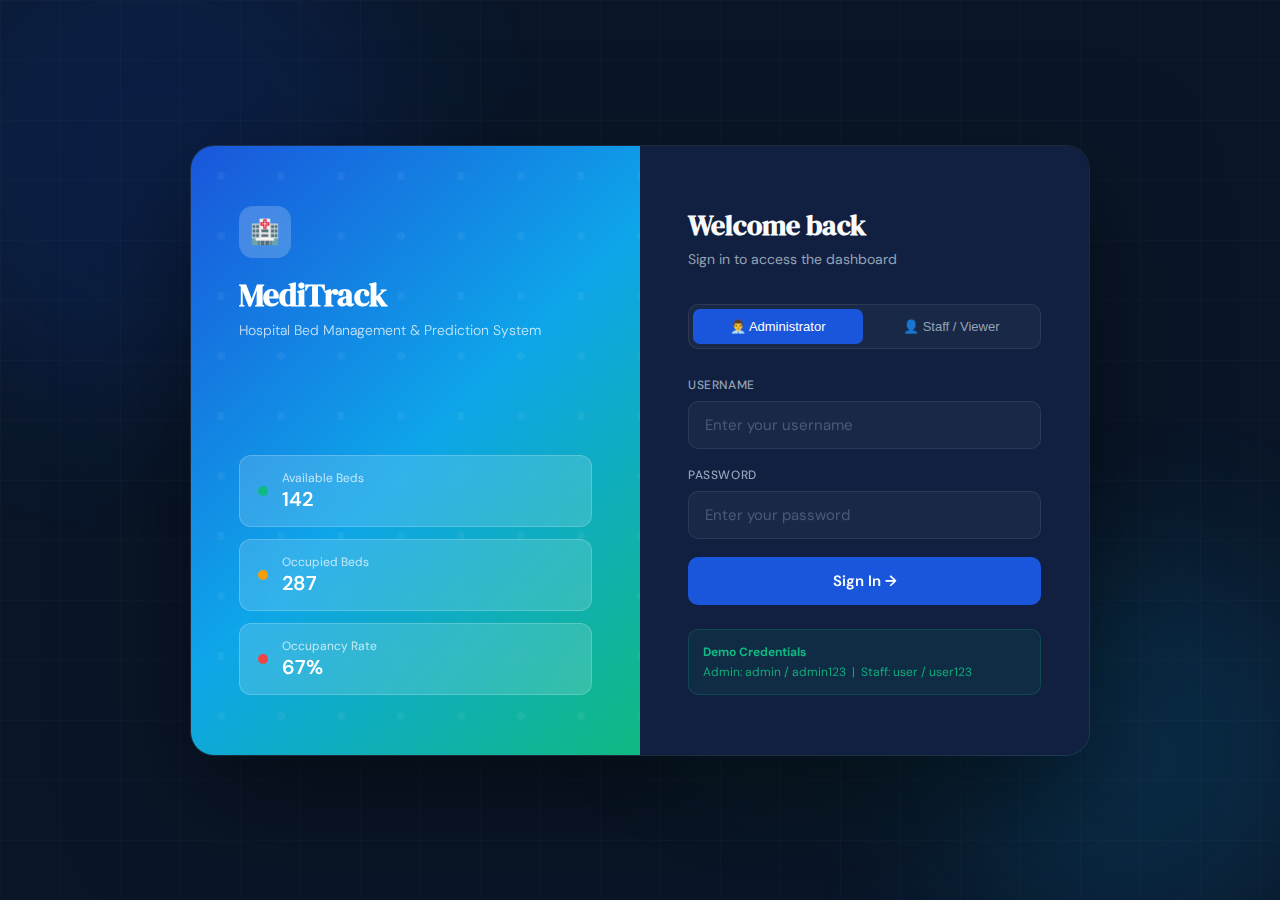
<file: index.html>
<!DOCTYPE html>
<html lang="en">
<head>
  <meta charset="UTF-8">
  <meta name="viewport" content="width=device-width, initial-scale=1.0">
  <title>MediTrack — Hospital Bed Management System</title>
  <link href="https://fonts.googleapis.com/css2?family=DM+Serif+Display:ital@0;1&family=DM+Sans:wght@300;400;500;600&display=swap" rel="stylesheet">
  <style>
    *, *::before, *::after { box-sizing: border-box; margin: 0; padding: 0; }

    :root {
      --navy: #0a1628;
      --navy-mid: #112040;
      --blue: #1a56db;
      --blue-light: #3b82f6;
      --teal: #0ea5e9;
      --emerald: #10b981;
      --amber: #f59e0b;
      --red: #ef4444;
      --silver: #94a3b8;
      --white: #f8fafc;
      --card: rgba(255,255,255,0.04);
      --border: rgba(255,255,255,0.08);
    }

    body {
      font-family: 'DM Sans', sans-serif;
      background: var(--navy);
      color: var(--white);
      min-height: 100vh;
      display: flex;
      align-items: center;
      justify-content: center;
      overflow: hidden;
      position: relative;
    }

    /* Animated background */
    .bg-orbs {
      position: fixed; inset: 0; pointer-events: none; z-index: 0;
    }
    .orb {
      position: absolute;
      border-radius: 50%;
      filter: blur(80px);
      opacity: 0.15;
      animation: float 8s ease-in-out infinite;
    }
    .orb1 { width: 500px; height: 500px; background: var(--blue); top: -100px; left: -100px; animation-delay: 0s; }
    .orb2 { width: 400px; height: 400px; background: var(--teal); bottom: -50px; right: -50px; animation-delay: 3s; }
    .orb3 { width: 300px; height: 300px; background: var(--emerald); top: 50%; left: 50%; animation-delay: 5s; }

    @keyframes float {
      0%, 100% { transform: translate(0,0) scale(1); }
      33% { transform: translate(30px,-30px) scale(1.05); }
      66% { transform: translate(-20px,20px) scale(0.95); }
    }

    /* Grid pattern */
    body::before {
      content: '';
      position: fixed; inset: 0;
      background-image: linear-gradient(rgba(255,255,255,0.02) 1px, transparent 1px),
                        linear-gradient(90deg, rgba(255,255,255,0.02) 1px, transparent 1px);
      background-size: 60px 60px;
      pointer-events: none; z-index: 0;
    }

    .login-container {
      position: relative; z-index: 1;
      display: flex;
      gap: 0;
      width: 900px;
      max-width: 95vw;
      min-height: 560px;
      border-radius: 24px;
      overflow: hidden;
      border: 1px solid var(--border);
      box-shadow: 0 40px 120px rgba(0,0,0,0.5);
    }

    /* Left panel */
    .login-left {
      flex: 1;
      background: linear-gradient(135deg, #1a56db 0%, #0ea5e9 50%, #10b981 100%);
      padding: 60px 48px;
      display: flex;
      flex-direction: column;
      justify-content: space-between;
      position: relative;
      overflow: hidden;
    }
    .login-left::before {
      content: '';
      position: absolute; inset: 0;
      background: url("data:image/svg+xml,%3Csvg width='60' height='60' viewBox='0 0 60 60' xmlns='http://www.w3.org/2000/svg'%3E%3Cg fill='none' fill-rule='evenodd'%3E%3Cg fill='%23ffffff' fill-opacity='0.05'%3E%3Ccircle cx='30' cy='30' r='4'/%3E%3C/g%3E%3C/g%3E%3C/svg%3E");
    }
    .brand { position: relative; }
    .brand-icon {
      width: 52px; height: 52px;
      background: rgba(255,255,255,0.2);
      border-radius: 14px;
      display: flex; align-items: center; justify-content: center;
      font-size: 24px;
      margin-bottom: 20px;
      backdrop-filter: blur(10px);
    }
    .brand h1 {
      font-family: 'DM Serif Display', serif;
      font-size: 32px;
      color: white;
      line-height: 1.1;
    }
    .brand p {
      color: rgba(255,255,255,0.75);
      font-size: 14px;
      margin-top: 8px;
      font-weight: 300;
    }
    .stats-preview {
      position: relative;
      display: flex; flex-direction: column; gap: 12px;
    }
    .stat-chip {
      background: rgba(255,255,255,0.15);
      backdrop-filter: blur(10px);
      border: 1px solid rgba(255,255,255,0.2);
      border-radius: 12px;
      padding: 14px 18px;
      display: flex; align-items: center; gap: 14px;
    }
    .stat-chip .dot {
      width: 10px; height: 10px;
      border-radius: 50%;
      flex-shrink: 0;
    }
    .stat-chip .label { font-size: 12px; color: rgba(255,255,255,0.7); }
    .stat-chip .value { font-size: 20px; font-weight: 600; color: white; }

    /* Right panel */
    .login-right {
      flex: 1;
      background: var(--navy-mid);
      padding: 60px 48px;
      display: flex;
      flex-direction: column;
      justify-content: center;
    }
    .login-right h2 {
      font-family: 'DM Serif Display', serif;
      font-size: 28px;
      margin-bottom: 6px;
    }
    .login-right p.sub { color: var(--silver); font-size: 14px; margin-bottom: 36px; }

    .role-tabs {
      display: flex;
      background: var(--card);
      border: 1px solid var(--border);
      border-radius: 10px;
      padding: 4px;
      margin-bottom: 28px;
      gap: 4px;
    }
    .role-tab {
      flex: 1;
      padding: 10px;
      text-align: center;
      font-size: 13px;
      font-weight: 500;
      border-radius: 7px;
      cursor: pointer;
      transition: all 0.2s;
      color: var(--silver);
      border: none;
      background: transparent;
      color: var(--silver);
    }
    .role-tab.active {
      background: var(--blue);
      color: white;
    }

    .form-group { margin-bottom: 18px; }
    .form-group label {
      display: block;
      font-size: 12px;
      font-weight: 500;
      color: var(--silver);
      margin-bottom: 8px;
      text-transform: uppercase;
      letter-spacing: 0.05em;
    }
    .form-group input {
      width: 100%;
      padding: 13px 16px;
      background: var(--card);
      border: 1px solid var(--border);
      border-radius: 10px;
      color: var(--white);
      font-size: 15px;
      font-family: 'DM Sans', sans-serif;
      transition: border-color 0.2s;
      outline: none;
    }
    .form-group input:focus { border-color: var(--blue-light); }
    .form-group input::placeholder { color: rgba(148,163,184,0.4); }

    .error-msg {
      background: rgba(239,68,68,0.1);
      border: 1px solid rgba(239,68,68,0.3);
      border-radius: 8px;
      padding: 10px 14px;
      font-size: 13px;
      color: #fca5a5;
      margin-bottom: 16px;
      display: none;
    }
    .error-msg.show { display: block; }

    .btn-login {
      width: 100%;
      padding: 14px;
      background: var(--blue);
      border: none;
      border-radius: 10px;
      color: white;
      font-size: 15px;
      font-weight: 600;
      font-family: 'DM Sans', sans-serif;
      cursor: pointer;
      transition: all 0.2s;
    }
    .btn-login:hover { background: var(--blue-light); transform: translateY(-1px); }
    .btn-login:active { transform: translateY(0); }

    .demo-creds {
      margin-top: 24px;
      padding: 14px;
      background: rgba(16,185,129,0.08);
      border: 1px solid rgba(16,185,129,0.2);
      border-radius: 10px;
      font-size: 12px;
      color: rgba(16,185,129,0.9);
    }
    .demo-creds strong { display: block; margin-bottom: 4px; color: var(--emerald); }

    @media(max-width:700px) {
      .login-container { flex-direction: column; }
      .login-left { padding: 40px 32px; }
      .login-right { padding: 40px 32px; }
      .stats-preview { flex-direction: row; flex-wrap: wrap; }
    }
  </style>
</head>
<body>
  <div class="bg-orbs">
    <div class="orb orb1"></div>
    <div class="orb orb2"></div>
    <div class="orb orb3"></div>
  </div>

  <div class="login-container">
    <div class="login-left">
      <div class="brand">
        <div class="brand-icon">🏥</div>
        <h1>MediTrack</h1>
        <p>Hospital Bed Management & Prediction System</p>
      </div>
      <div class="stats-preview">
        <div class="stat-chip">
          <div class="dot" style="background:#10b981"></div>
          <div>
            <div class="label">Available Beds</div>
            <div class="value" id="preview-available">142</div>
          </div>
        </div>
        <div class="stat-chip">
          <div class="dot" style="background:#f59e0b"></div>
          <div>
            <div class="label">Occupied Beds</div>
            <div class="value" id="preview-occupied">287</div>
          </div>
        </div>
        <div class="stat-chip">
          <div class="dot" style="background:#ef4444"></div>
          <div>
            <div class="label">Occupancy Rate</div>
            <div class="value">67%</div>
          </div>
        </div>
      </div>
    </div>

    <div class="login-right">
      <h2>Welcome back</h2>
      <p class="sub">Sign in to access the dashboard</p>

      <div class="role-tabs">
        <button class="role-tab active" onclick="setRole('admin')">👨‍💼 Administrator</button>
        <button class="role-tab" onclick="setRole('user')">👤 Staff / Viewer</button>
      </div>

      <div class="error-msg" id="error-msg">Invalid credentials. Please try again.</div>

      <div class="form-group">
        <label>Username</label>
        <input type="text" id="username" placeholder="Enter your username" />
      </div>
      <div class="form-group">
        <label>Password</label>
        <input type="password" id="password" placeholder="Enter your password" />
      </div>
      <button class="btn-login" onclick="login()">Sign In →</button>

      <div class="demo-creds">
        <strong>Demo Credentials</strong>
        Admin: admin / admin123 &nbsp;|&nbsp; Staff: user / user123
      </div>
    </div>
  </div>

  <script>
    let selectedRole = 'admin';

    function setRole(role) {
      selectedRole = role;
      document.querySelectorAll('.role-tab').forEach((t,i) => {
        t.classList.toggle('active', (i===0 && role==='admin') || (i===1 && role==='user'));
      });
    }

    const USERS = {
      admin: { password: 'admin123', role: 'admin' },
      user:  { password: 'user123',  role: 'user'  },
      staff: { password: 'staff123', role: 'user'  },
    };

    function login() {
      const u = document.getElementById('username').value.trim();
      const p = document.getElementById('password').value.trim();
      const err = document.getElementById('error-msg');

      if (USERS[u] && USERS[u].password === p && USERS[u].role === selectedRole) {
        err.classList.remove('show');
        sessionStorage.setItem('mt_user', JSON.stringify({ username: u, role: selectedRole }));
        window.location.href = selectedRole === 'admin' ? 'pages/admin.html' : 'pages/dashboard.html';
      } else {
        err.classList.add('show');
        document.getElementById('password').value = '';
      }
    }

    document.addEventListener('keypress', e => { if(e.key==='Enter') login(); });

    // Animate preview numbers
    setInterval(() => {
      const a = 120 + Math.floor(Math.random()*40);
      const o = 429 - a;
      document.getElementById('preview-available').textContent = a;
      document.getElementById('preview-occupied').textContent = o;
    }, 3000);
  </script>
</body>
</html>
</file>
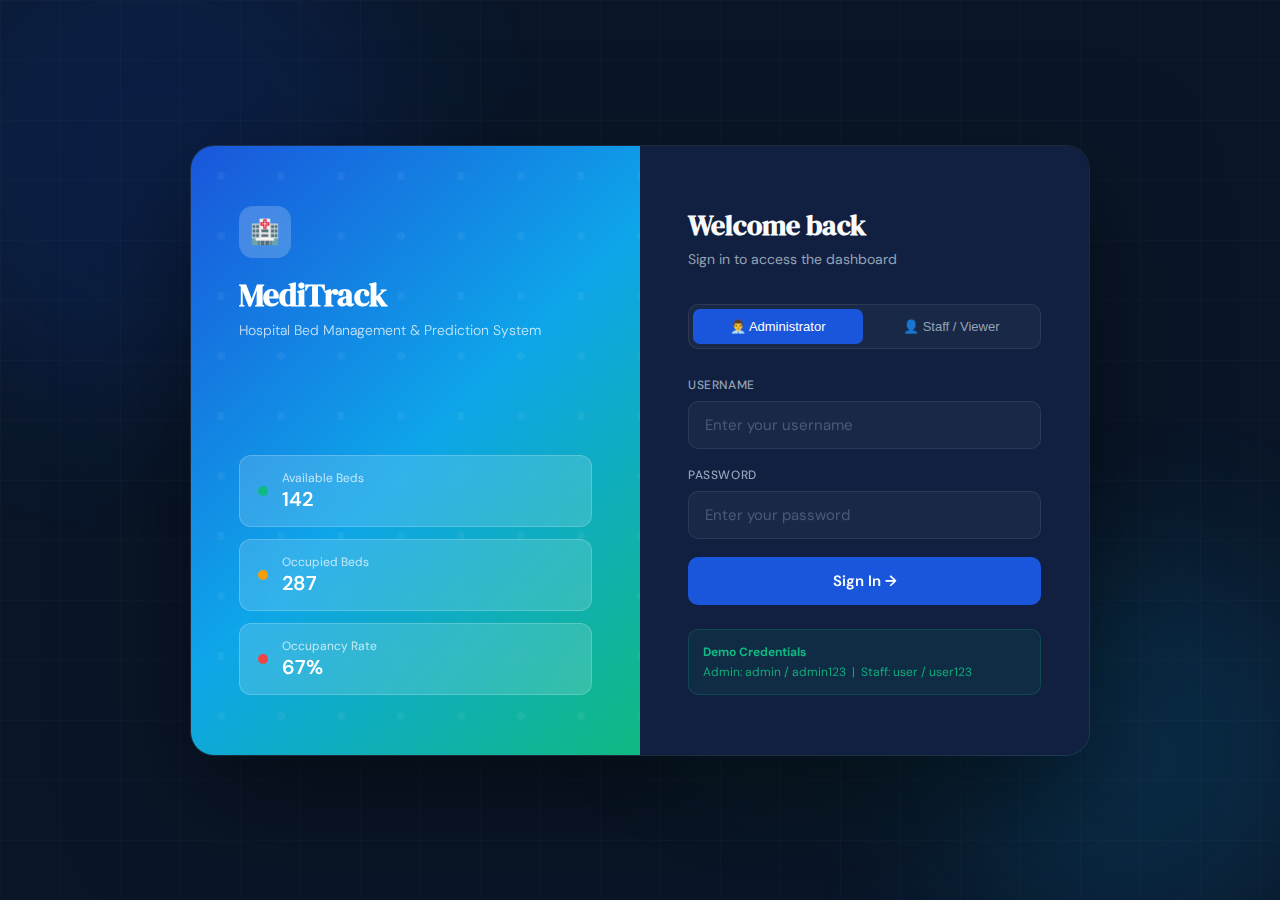
<file: pages/admin.html>
<!DOCTYPE html>
<html lang="en">
<head>
  <meta charset="UTF-8">
  <meta name="viewport" content="width=device-width, initial-scale=1.0">
  <title>Admin Dashboard — MediTrack</title>
  <link rel="stylesheet" href="../css/dashboard.css">
  <script src="../js/data.js"></script>
</head>
<body>
  <!-- Sidebar -->
  <aside class="sidebar">
    <div class="sidebar-logo">
      <div class="logo-icon">🏥</div>
      <h2>MediTrack</h2>
      <p>Admin Control Panel</p>
    </div>
    <div class="nav-section">
      <div class="nav-label">Main</div>
      <a class="nav-item active" href="admin.html"><span class="icon">📊</span> Dashboard</a>
      <a class="nav-item" href="beds.html"><span class="icon">🛏️</span> Bed Management</a>
      <a class="nav-item" href="patients.html"><span class="icon">👥</span> Patients</a>
      <a class="nav-item" href="prediction.html"><span class="icon">📈</span> Predictions</a>
    </div>
    <div class="nav-section">
      <div class="nav-label">Admin</div>
      <a class="nav-item" href="manage-users.html"><span class="icon">🔧</span> Manage Users</a>
      <a class="nav-item" href="reports.html"><span class="icon">📋</span> Reports</a>
      <a class="nav-item" href="alerts.html"><span class="icon">🔔</span> Alerts</a>
    </div>
    <div class="sidebar-footer">
      <div class="user-chip">
        <div class="user-avatar" id="user-avatar">A</div>
        <div class="user-info">
          <div class="user-name" id="user-name">Admin</div>
          <div class="user-role">Administrator</div>
        </div>
        <button class="logout-btn" onclick="logout()" title="Logout">⏻</button>
      </div>
    </div>
  </aside>

  <!-- Main -->
  <main class="main">
    <div class="topbar">
      <div>
        <h1>Dashboard Overview</h1>
        <div class="subtitle" id="datestr">Loading...</div>
      </div>
      <div class="topbar-actions">
        <button class="badge-btn" onclick="window.location.href='alerts.html'">
          🔔 <span class="badge" id="alert-badge"></span>
        </button>
        <button class="btn btn-primary" onclick="window.location.href='beds.html'">+ Update Beds</button>
      </div>
    </div>

    <!-- Stats -->
    <div class="cards-grid" id="stat-cards"></div>

    <!-- Wards + Alerts -->
    <div style="display:grid;grid-template-columns:2fr 1fr;gap:24px;margin-bottom:24px">
      <div class="section">
        <div class="section-header">
          <div class="section-title">🏥 Ward Overview</div>
          <button class="section-action" onclick="window.location.href='beds.html'">Manage →</button>
        </div>
        <div class="wards-grid" id="wards-grid"></div>
      </div>
      <div class="section">
        <div class="section-header">
          <div class="section-title">🔔 Alerts</div>
          <button class="section-action" onclick="window.location.href='alerts.html'">All</button>
        </div>
        <div id="alerts-list"></div>
      </div>
    </div>

    <!-- Recent patients -->
    <div class="section">
      <div class="section-header">
        <div class="section-title">👥 Recent Admissions</div>
        <button class="section-action" onclick="window.location.href='patients.html'">View All →</button>
      </div>
      <div class="table-wrap">
        <table id="patients-table">
          <thead>
            <tr>
              <th>Patient ID</th>
              <th>Name</th>
              <th>Ward</th>
              <th>Condition</th>
              <th>Doctor</th>
              <th>Admitted</th>
            </tr>
          </thead>
          <tbody></tbody>
        </table>
      </div>
    </div>
  </main>

  <script>
    // Auth check
    const user = getUser();
    if (user.role !== 'admin') window.location.href = 'dashboard.html';
    document.getElementById('user-name').textContent = user.username;
    document.getElementById('user-avatar').textContent = user.username[0].toUpperCase();
    document.getElementById('datestr').textContent = new Date().toLocaleDateString('en',{weekday:'long',year:'numeric',month:'long',day:'numeric'});

    const state = getState();
    const beds = state.beds;

    // Compute totals
    let totalBeds=0, totalOcc=0, totalAvail=0, totalMaint=0;
    Object.values(beds).forEach(b => {
      totalBeds += b.total;
      totalOcc  += b.occupied;
      totalMaint+= b.maintenance;
    });
    totalAvail = totalBeds - totalOcc - totalMaint;
    const occRate = Math.round((totalOcc/totalBeds)*100);

    // Stats
    const statsData = [
      { label:'Total Beds', value:totalBeds, sub:'Across all wards', icon:'🛏️', color:'var(--blue-l)' },
      { label:'Available',  value:totalAvail, sub:'Ready for admission', icon:'✅', color:'var(--emerald)' },
      { label:'Occupied',   value:totalOcc,  sub:'Currently in use', icon:'👤', color:'var(--amber)' },
      { label:'Occupancy Rate', value:occRate+'%', sub:'Hospital wide', icon:'📊', color: occRate>85?'var(--red)':occRate>70?'var(--amber)':'var(--emerald)' },
    ];
    document.getElementById('stat-cards').innerHTML = statsData.map(s=>`
      <div class="stat-card">
        <div class="sc-label"><span>${s.icon}</span> ${s.label}</div>
        <div class="sc-value" style="color:${s.color}">${s.value}</div>
        <div class="sc-sub">${s.sub}</div>
      </div>
    `).join('');

    // Wards grid
    document.getElementById('wards-grid').innerHTML = WARDS.map(w=>{
      const b = beds[w.id];
      const avail = b.total - b.occupied - b.maintenance;
      const rate = Math.round((b.occupied/b.total)*100);
      const badgeCls = rate>85?'badge-crit':rate>70?'badge-warn':'badge-ok';
      const badgeTxt = rate>85?'Critical':rate>70?'Warning':'Available';
      const fillColor = rate>85?'var(--red)':rate>70?'var(--amber)':'var(--emerald)';
      return `
        <div class="ward-card">
          <div class="ward-header">
            <div class="ward-title">${w.icon} ${w.name}</div>
            <span class="ward-badge ${badgeCls}">${badgeTxt}</span>
          </div>
          <div class="ward-numbers">
            <div class="wn-item"><div class="wn-val" style="color:var(--emerald)">${avail}</div><div class="wn-lbl">Free</div></div>
            <div class="wn-item"><div class="wn-val" style="color:var(--amber)">${b.occupied}</div><div class="wn-lbl">Used</div></div>
            <div class="wn-item"><div class="wn-val">${b.total}</div><div class="wn-lbl">Total</div></div>
          </div>
          <div class="progress-bar">
            <div class="progress-fill" style="width:${rate}%;background:${fillColor}"></div>
          </div>
        </div>
      `;
    }).join('');

    // Alerts
    const unread = state.alerts.filter(a=>!a.read);
    if(unread.length) document.getElementById('alert-badge').style.display='block';
    document.getElementById('alerts-list').innerHTML = state.alerts.slice(0,5).map(a=>{
      const dotColor = a.type==='warning'?'var(--amber)':a.type==='success'?'var(--emerald)':'var(--blue-l)';
      return `
        <div class="alert-item ${a.read?'':'alert-unread'}">
          <div class="alert-dot" style="background:${dotColor}"></div>
          <div>
            <div class="alert-text">${a.msg}</div>
            <div class="alert-time">${a.time}</div>
          </div>
        </div>
      `;
    }).join('');

    // Patients table
    const tbody = document.querySelector('#patients-table tbody');
    const conditionColors = { Stable:'var(--emerald)', Critical:'var(--red)', Recovering:'var(--blue-l)', Observation:'var(--amber)', 'Post-Surgery':'var(--purple)', Monitoring:'var(--teal)' };
    tbody.innerHTML = state.patients.slice(0,8).map(p=>{
      const wName = WARDS.find(w=>w.id===p.ward)?.name||p.ward;
      const c = conditionColors[p.condition]||'var(--silver)';
      return `
        <tr>
          <td style="color:var(--silver);font-family:monospace">${p.id}</td>
          <td style="font-weight:600">${p.name}</td>
          <td>${wName}</td>
          <td><span class="condition-badge" style="background:${c}22;color:${c}">${p.condition}</span></td>
          <td style="color:var(--silver)">${p.doctor}</td>
          <td style="color:var(--silver)">${p.admitted}</td>
        </tr>
      `;
    }).join('');
  </script>
</body>
</html>
</file>
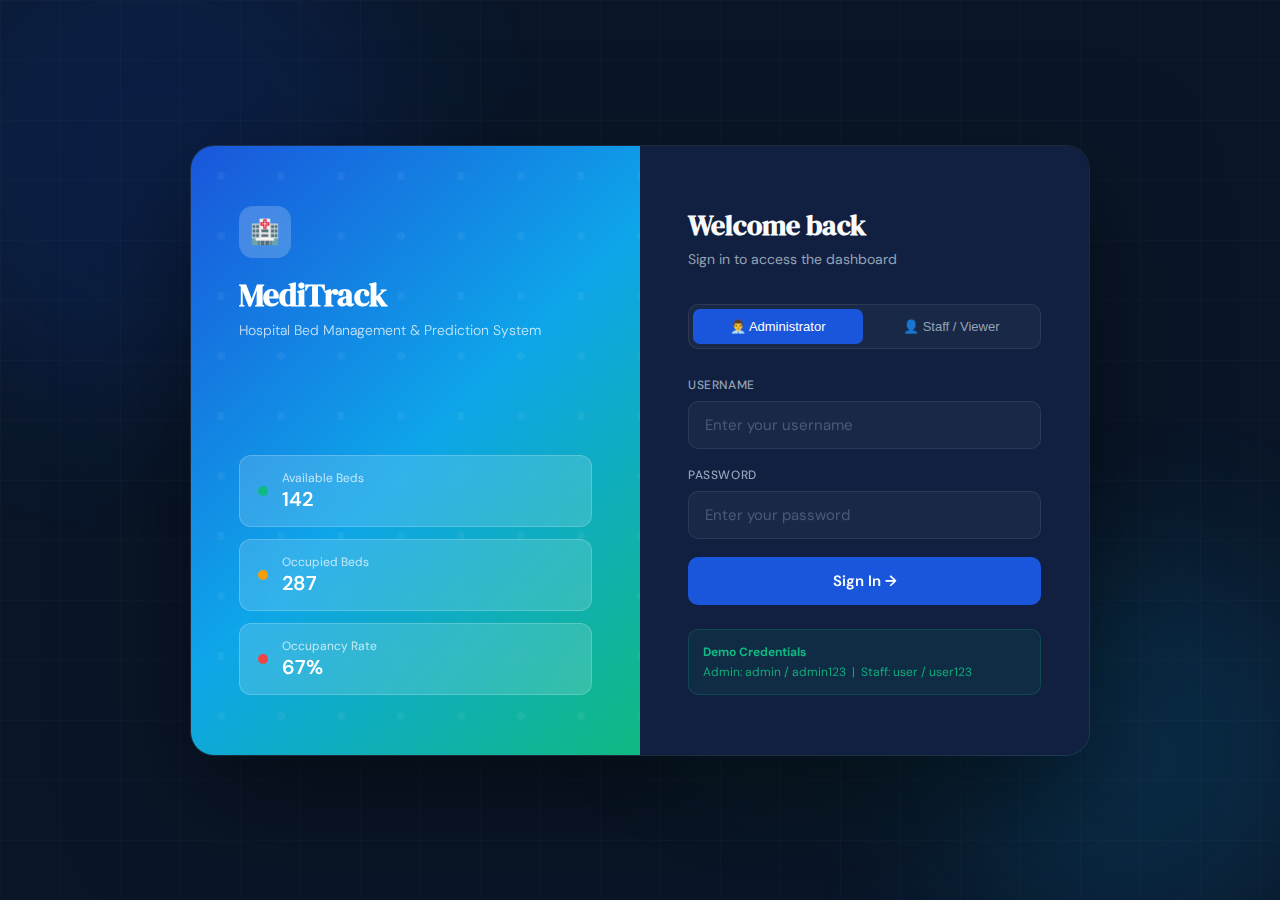
<file: pages/alerts.html>
<!DOCTYPE html>
<html lang="en">
<head>
  <meta charset="UTF-8">
  <meta name="viewport" content="width=device-width, initial-scale=1.0">
  <title>Alerts — MediTrack</title>
  <link rel="stylesheet" href="../css/dashboard.css">
  <script src="../js/data.js"></script>
</head>
<body>
  <aside class="sidebar">
    <div class="sidebar-logo">
      <div class="logo-icon">🏥</div>
      <h2>MediTrack</h2>
      <p>Admin Control Panel</p>
    </div>
    <div class="nav-section">
      <div class="nav-label">Main</div>
      <a class="nav-item" href="admin.html"><span class="icon">📊</span> Dashboard</a>
      <a class="nav-item" href="beds.html"><span class="icon">🛏️</span> Bed Management</a>
      <a class="nav-item" href="patients.html"><span class="icon">👥</span> Patients</a>
      <a class="nav-item" href="prediction.html"><span class="icon">📈</span> Predictions</a>
    </div>
    <div class="nav-section">
      <div class="nav-label">Admin</div>
      <a class="nav-item" href="manage-users.html"><span class="icon">🔧</span> Manage Users</a>
      <a class="nav-item" href="reports.html"><span class="icon">📋</span> Reports</a>
      <a class="nav-item active" href="alerts.html"><span class="icon">🔔</span> Alerts</a>
    </div>
    <div class="sidebar-footer">
      <div class="user-chip">
        <div class="user-avatar" id="user-avatar">A</div>
        <div class="user-info">
          <div class="user-name" id="user-name">Admin</div>
          <div class="user-role">Administrator</div>
        </div>
        <button class="logout-btn" onclick="logout()">⏻</button>
      </div>
    </div>
  </aside>

  <main class="main">
    <div class="topbar">
      <div>
        <h1>Alerts & Notifications</h1>
        <div class="subtitle">System alerts and occupancy warnings</div>
      </div>
      <div class="topbar-actions">
        <button class="btn btn-ghost" onclick="markAllRead()">✓ Mark All Read</button>
        <button class="btn btn-primary" onclick="openAddAlert()">+ Create Alert</button>
      </div>
    </div>

    <!-- Auto-generated alerts from ward thresholds -->
    <div class="section" style="margin-bottom:24px">
      <div class="section-header">
        <div class="section-title">⚡ Auto-Generated Threshold Alerts</div>
      </div>
      <div id="auto-alerts"></div>
    </div>

    <!-- Manual alerts -->
    <div class="section">
      <div class="section-header">
        <div class="section-title">🔔 All Alerts <span id="unread-count" style="color:var(--red);font-size:13px"></span></div>
      </div>
      <div id="alerts-list"></div>
    </div>
  </main>

  <!-- Add alert modal -->
  <div class="modal-overlay" id="add-modal">
    <div class="modal">
      <h3>🔔 Create Alert</h3>
      <div style="display:flex;flex-direction:column;gap:14px">
        <div>
          <label style="font-size:11px;color:var(--silver);text-transform:uppercase;letter-spacing:.05em;display:block;margin-bottom:5px">Alert Type</label>
          <select class="input" id="a-type" style="width:100%">
            <option value="warning">⚠️ Warning</option>
            <option value="info">ℹ️ Info</option>
            <option value="success">✅ Success</option>
          </select>
        </div>
        <div>
          <label style="font-size:11px;color:var(--silver);text-transform:uppercase;letter-spacing:.05em;display:block;margin-bottom:5px">Message</label>
          <input class="input" id="a-msg" placeholder="Alert message..." style="width:100%">
        </div>
      </div>
      <div class="modal-footer">
        <button class="btn btn-ghost" onclick="closeModal()">Cancel</button>
        <button class="btn btn-primary" onclick="createAlert()">Create</button>
      </div>
    </div>
  </div>

  <div class="toast" id="toast"></div>

  <script>
    const user = getUser();
    if(user.role !== 'admin') window.location.href = 'dashboard.html';
    document.getElementById('user-name').textContent = user.username;
    document.getElementById('user-avatar').textContent = user.username[0].toUpperCase();

    let state = getState();

    // Auto-generate threshold alerts from current bed data
    function renderAutoAlerts() {
      const autoAlerts = [];
      WARDS.forEach(w=>{
        const b = state.beds[w.id];
        const rate = (b.occupied/b.total)*100;
        if(rate>=90) autoAlerts.push({ward:w.name,icon:w.icon,rate:Math.round(rate),level:'critical',msg:`${w.name} ward is at ${Math.round(rate)}% capacity — CRITICAL`});
        else if(rate>=75) autoAlerts.push({ward:w.name,icon:w.icon,rate:Math.round(rate),level:'warning',msg:`${w.name} ward is at ${Math.round(rate)}% capacity — WARNING`});
      });
      const container = document.getElementById('auto-alerts');
      if(autoAlerts.length===0){
        container.innerHTML = '<div style="color:var(--emerald);padding:16px 0">✅ All wards are within normal thresholds</div>';
      } else {
        container.innerHTML = autoAlerts.map(a=>{
          const c = a.level==='critical'?'var(--red)':'var(--amber)';
          return `
            <div style="display:flex;align-items:center;gap:14px;padding:14px;background:${c}11;border:1px solid ${c}33;border-radius:10px;margin-bottom:10px">
              <div style="font-size:22px">${a.icon}</div>
              <div style="flex:1">
                <div style="font-weight:600;color:${c}">${a.msg}</div>
                <div style="font-size:12px;color:var(--silver);margin-top:3px">Recommend reviewing bed allocation</div>
              </div>
              <div style="font-size:22px;font-weight:700;color:${c}">${a.rate}%</div>
            </div>
          `;
        }).join('');
      }
    }

    function renderAlerts() {
      const unread = state.alerts.filter(a=>!a.read).length;
      document.getElementById('unread-count').textContent = unread > 0 ? `(${unread} unread)` : '';
      document.getElementById('alerts-list').innerHTML = state.alerts.map(a=>{
        const dotColor = a.type==='warning'?'var(--amber)':a.type==='success'?'var(--emerald)':'var(--blue-l)';
        return `
          <div class="alert-item ${a.read?'':'alert-unread'}" style="display:flex;align-items:center;justify-content:space-between;padding:14px 0;border-bottom:1px solid var(--border)">
            <div style="display:flex;align-items:center;gap:12px">
              <div class="alert-dot" style="background:${dotColor}"></div>
              <div>
                <div class="alert-text">${a.msg}</div>
                <div class="alert-time">${a.time}</div>
              </div>
            </div>
            <div style="display:flex;gap:8px;flex-shrink:0">
              ${!a.read?`<button class="btn btn-ghost" style="padding:4px 10px;font-size:11px" onclick="markRead(${a.id})">Mark Read</button>`:''}
              <button class="btn btn-danger" style="padding:4px 10px;font-size:11px" onclick="deleteAlert(${a.id})">Delete</button>
            </div>
          </div>
        `;
      }).join('') || '<div style="color:var(--silver);padding:16px 0">No alerts</div>';
    }

    function markRead(id) {
      const a = state.alerts.find(x=>x.id===id);
      if(a) a.read=true;
      saveState(state); renderAlerts();
    }
    function markAllRead() {
      state.alerts.forEach(a=>a.read=true);
      saveState(state); renderAlerts();
      showToast('All alerts marked as read','success');
    }
    function deleteAlert(id) {
      state.alerts = state.alerts.filter(a=>a.id!==id);
      saveState(state); renderAlerts();
    }
    function openAddAlert() { document.getElementById('add-modal').classList.add('open'); }
    function closeModal() { document.getElementById('add-modal').classList.remove('open'); }
    function createAlert() {
      const msg = document.getElementById('a-msg').value.trim();
      if(!msg){ showToast('Please enter a message','error'); return; }
      const newId = Math.max(0,...state.alerts.map(a=>a.id))+1;
      state.alerts.unshift({id:newId, type:document.getElementById('a-type').value, msg, time:'Just now', read:false});
      saveState(state); closeModal(); renderAlerts();
      showToast('✅ Alert created','success');
    }

    function showToast(msg,type='success') {
      const t = document.getElementById('toast');
      t.textContent = msg;
      t.className = `toast ${type} show`;
      setTimeout(()=>t.classList.remove('show'),3000);
    }

    renderAutoAlerts(); renderAlerts();
  </script>
</body>
</html>
</file>
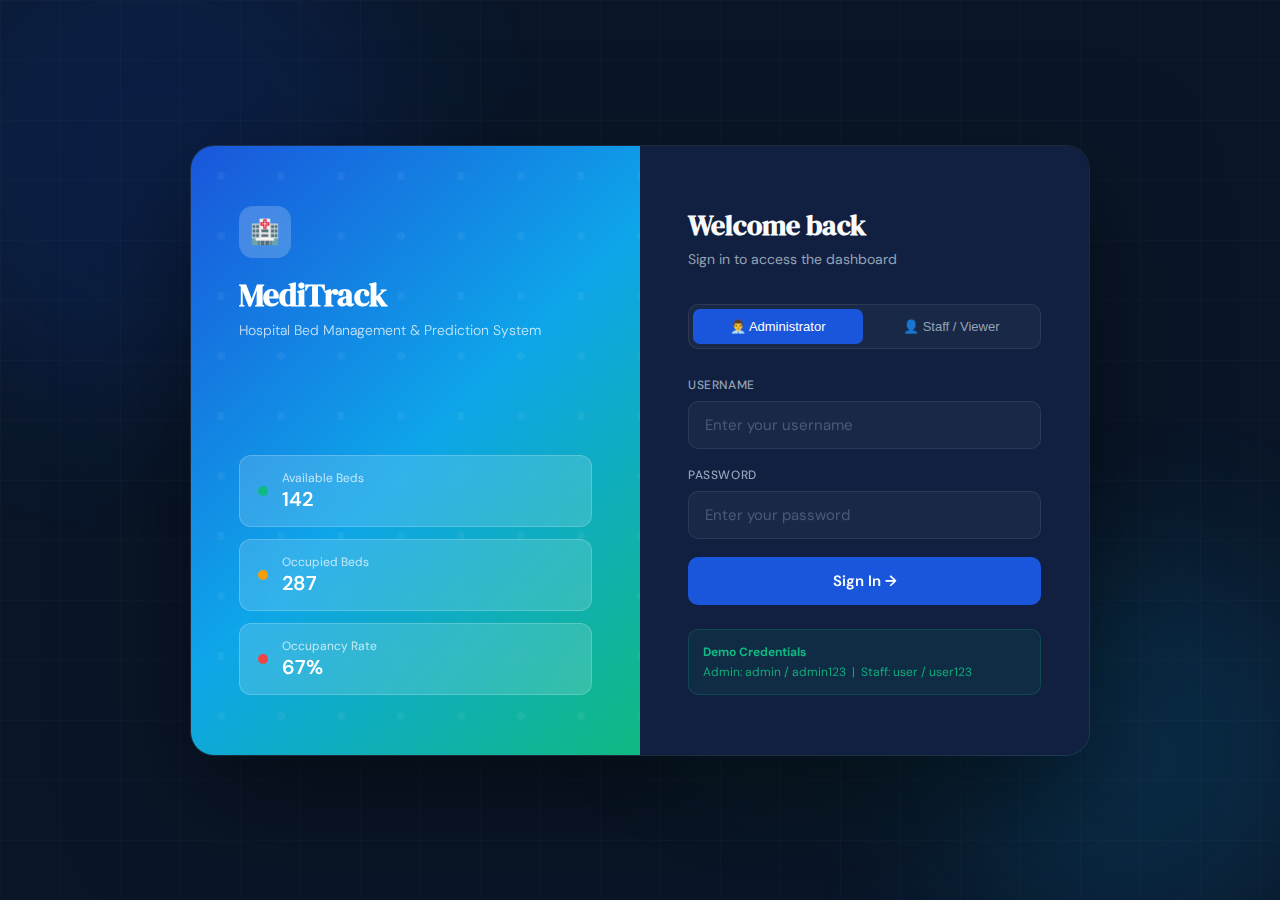
<file: pages/beds.html>
<!DOCTYPE html>
<html lang="en">
<head>
  <meta charset="UTF-8">
  <meta name="viewport" content="width=device-width, initial-scale=1.0">
  <title>Bed Management — MediTrack</title>
  <link rel="stylesheet" href="../css/dashboard.css">
  <script src="../js/data.js"></script>
</head>
<body>
  <aside class="sidebar">
    <div class="sidebar-logo">
      <div class="logo-icon">🏥</div>
      <h2>MediTrack</h2>
      <p>Admin Control Panel</p>
    </div>
    <div class="nav-section">
      <div class="nav-label">Main</div>
      <a class="nav-item" href="admin.html"><span class="icon">📊</span> Dashboard</a>
      <a class="nav-item active" href="beds.html"><span class="icon">🛏️</span> Bed Management</a>
      <a class="nav-item" href="patients.html"><span class="icon">👥</span> Patients</a>
      <a class="nav-item" href="prediction.html"><span class="icon">📈</span> Predictions</a>
    </div>
    <div class="nav-section">
      <div class="nav-label">Admin</div>
      <a class="nav-item" href="manage-users.html"><span class="icon">🔧</span> Manage Users</a>
      <a class="nav-item" href="reports.html"><span class="icon">📋</span> Reports</a>
      <a class="nav-item" href="alerts.html"><span class="icon">🔔</span> Alerts</a>
    </div>
    <div class="sidebar-footer">
      <div class="user-chip">
        <div class="user-avatar" id="user-avatar">A</div>
        <div class="user-info">
          <div class="user-name" id="user-name">Admin</div>
          <div class="user-role">Administrator</div>
        </div>
        <button class="logout-btn" onclick="logout()">⏻</button>
      </div>
    </div>
  </aside>

  <main class="main">
    <div class="topbar">
      <div>
        <h1>Bed Management</h1>
        <div class="subtitle">Update occupancy and bed status across all wards</div>
      </div>
      <div class="topbar-actions">
        <button class="btn btn-primary" onclick="openAddBedModal()">+ Add Beds</button>
      </div>
    </div>

    <!-- Summary -->
    <div class="cards-grid" id="stat-cards"></div>

    <!-- Bed editor table -->
    <div class="section">
      <div class="section-header">
        <div class="section-title">🛏️ Ward Bed Status</div>
        <button class="btn btn-success" onclick="saveAll()">💾 Save All Changes</button>
      </div>
      <div class="table-wrap">
        <table>
          <thead>
            <tr>
              <th>Ward</th>
              <th>Total Beds</th>
              <th>Occupied</th>
              <th>Maintenance</th>
              <th>Available</th>
              <th>Occupancy</th>
              <th>Actions</th>
            </tr>
          </thead>
          <tbody id="bed-table-body"></tbody>
        </table>
      </div>
    </div>

    <!-- Individual bed grid visual -->
    <div class="section">
      <div class="section-header">
        <div class="section-title">📐 Bed Grid — <select class="input" id="ward-select" onchange="renderGrid()" style="padding:4px 10px;font-size:13px"></select></div>
        <div style="display:flex;gap:12px;align-items:center;font-size:12px;color:var(--silver)">
          <span style="color:var(--emerald)">■ Available</span>
          <span style="color:var(--amber)">■ Occupied</span>
          <span style="color:var(--red)">■ Maintenance</span>
        </div>
      </div>
      <div id="bed-grid" style="display:flex;flex-wrap:wrap;gap:8px;padding-top:4px"></div>
    </div>
  </main>

  <!-- Add beds modal -->
  <div class="modal-overlay" id="add-modal">
    <div class="modal">
      <h3>➕ Add / Update Beds</h3>
      <div class="form-group" style="margin-bottom:16px">
        <label style="font-size:12px;color:var(--silver);text-transform:uppercase;letter-spacing:.05em;display:block;margin-bottom:6px">Ward</label>
        <select class="input" id="modal-ward" style="width:100%">
          <!-- filled by JS -->
        </select>
      </div>
      <div style="display:grid;grid-template-columns:1fr 1fr;gap:14px;margin-bottom:16px">
        <div>
          <label style="font-size:12px;color:var(--silver);text-transform:uppercase;letter-spacing:.05em;display:block;margin-bottom:6px">Occupied (+/-)</label>
          <input class="input" type="number" id="modal-occupied" placeholder="e.g. 5" style="width:100%">
        </div>
        <div>
          <label style="font-size:12px;color:var(--silver);text-transform:uppercase;letter-spacing:.05em;display:block;margin-bottom:6px">Maintenance (+/-)</label>
          <input class="input" type="number" id="modal-maint" placeholder="e.g. 2" style="width:100%">
        </div>
      </div>
      <div class="modal-footer">
        <button class="btn btn-ghost" onclick="closeModal()">Cancel</button>
        <button class="btn btn-primary" onclick="applyModal()">Apply</button>
      </div>
    </div>
  </div>

  <div class="toast" id="toast"></div>

  <script>
    const user = getUser();
    if (user.role !== 'admin') window.location.href = 'dashboard.html';
    document.getElementById('user-name').textContent = user.username;
    document.getElementById('user-avatar').textContent = user.username[0].toUpperCase();

    let state = getState();

    function computeTotals() {
      let tB=0,tO=0,tM=0;
      Object.values(state.beds).forEach(b=>{tB+=b.total;tO+=b.occupied;tM+=b.maintenance;});
      return {tB,tO,tM,tA:tB-tO-tM};
    }

    function renderStats() {
      const {tB,tO,tM,tA} = computeTotals();
      document.getElementById('stat-cards').innerHTML = [
        {label:'Total Beds',value:tB,icon:'🛏️',color:'var(--blue-l)'},
        {label:'Available', value:tA, icon:'✅', color:'var(--emerald)'},
        {label:'Occupied',  value:tO, icon:'👤', color:'var(--amber)'},
        {label:'Maintenance',value:tM,icon:'🔧',color:'var(--silver)'},
      ].map(s=>`
        <div class="stat-card">
          <div class="sc-label">${s.icon} ${s.label}</div>
          <div class="sc-value" style="color:${s.color}">${s.value}</div>
        </div>
      `).join('');
    }

    function renderTable() {
      document.getElementById('bed-table-body').innerHTML = WARDS.map(w=>{
        const b = state.beds[w.id];
        const avail = b.total - b.occupied - b.maintenance;
        const rate = Math.round((b.occupied/b.total)*100);
        const fillColor = rate>85?'var(--red)':rate>70?'var(--amber)':'var(--emerald)';
        return `
          <tr>
            <td><b>${w.icon} ${w.name}</b></td>
            <td><input class="input" type="number" min="0" value="${b.total}" 
              onchange="updateBed('${w.id}','total',this.value)" style="width:70px;padding:6px 8px"></td>
            <td><input class="input" type="number" min="0" value="${b.occupied}" 
              onchange="updateBed('${w.id}','occupied',this.value)" style="width:70px;padding:6px 8px"></td>
            <td><input class="input" type="number" min="0" value="${b.maintenance}" 
              onchange="updateBed('${w.id}','maintenance',this.value)" style="width:70px;padding:6px 8px"></td>
            <td style="color:var(--emerald);font-weight:600">${Math.max(0,avail)}</td>
            <td>
              <div style="display:flex;align-items:center;gap:8px">
                <div class="progress-bar" style="width:80px">
                  <div class="progress-fill" style="width:${rate}%;background:${fillColor}"></div>
                </div>
                <span style="font-size:12px;color:${fillColor}">${rate}%</span>
              </div>
            </td>
            <td>
              <button class="btn btn-ghost" style="padding:5px 12px;font-size:12px" 
                onclick="document.getElementById('ward-select').value='${w.id}';renderGrid()">View Grid</button>
            </td>
          </tr>
        `;
      }).join('');
    }

    function updateBed(wardId, field, val) {
      state.beds[wardId][field] = Math.max(0, parseInt(val)||0);
      const b = state.beds[wardId];
      if(b.occupied + b.maintenance > b.total) {
        b.occupied = Math.max(0, b.total - b.maintenance);
      }
      renderStats();
    }

    function saveAll() {
      saveState(state);
      showToast('✅ All changes saved successfully!','success');
    }

    // Ward select
    const ws = document.getElementById('ward-select');
    WARDS.forEach(w => {
      const o = document.createElement('option');
      o.value = w.id; o.textContent = w.icon+' '+w.name;
      ws.appendChild(o);
    });

    function renderGrid() {
      const wardId = document.getElementById('ward-select').value;
      const w = WARDS.find(x=>x.id===wardId);
      const b = state.beds[wardId];
      const grid = document.getElementById('bed-grid');
      let html = '';
      for(let i=1;i<=b.total;i++){
        const isOcc = i <= b.occupied;
        const isMaint = !isOcc && i <= b.occupied + b.maintenance;
        const color = isOcc ? 'var(--amber)' : isMaint ? 'var(--red)' : 'var(--emerald)';
        const label = isOcc ? 'Occupied' : isMaint ? 'Maintenance' : 'Free';
        html += `<div title="Bed ${i} — ${label}" style="
          width:40px;height:40px;border-radius:8px;
          background:${color}22;border:1.5px solid ${color};
          display:flex;align-items:center;justify-content:center;
          font-size:11px;font-weight:600;color:${color};cursor:pointer;
          transition:transform .15s
        " onmouseenter="this.style.transform='scale(1.1)'" onmouseleave="this.style.transform='scale(1)'">${i}</div>`;
      }
      grid.innerHTML = html;
    }

    // Modal
    function openAddBedModal() {
      const mw = document.getElementById('modal-ward');
      mw.innerHTML = '';
      WARDS.forEach(w=>{
        const o=document.createElement('option'); o.value=w.id; o.textContent=w.name; mw.appendChild(o);
      });
      document.getElementById('add-modal').classList.add('open');
    }
    function closeModal() { document.getElementById('add-modal').classList.remove('open'); }
    function applyModal() {
      const wid = document.getElementById('modal-ward').value;
      const occ = parseInt(document.getElementById('modal-occupied').value)||0;
      const mnt = parseInt(document.getElementById('modal-maint').value)||0;
      state.beds[wid].occupied = Math.min(state.beds[wid].total, Math.max(0, state.beds[wid].occupied + occ));
      state.beds[wid].maintenance = Math.min(state.beds[wid].total - state.beds[wid].occupied, Math.max(0, state.beds[wid].maintenance + mnt));
      closeModal();
      renderTable(); renderStats(); renderGrid();
      showToast('✅ Bed counts updated!','success');
    }

    function showToast(msg,type='success') {
      const t = document.getElementById('toast');
      t.textContent = msg;
      t.className = `toast ${type} show`;
      setTimeout(()=>t.classList.remove('show'),3000);
    }

    renderStats(); renderTable(); renderGrid();
  </script>
</body>
</html>
</file>
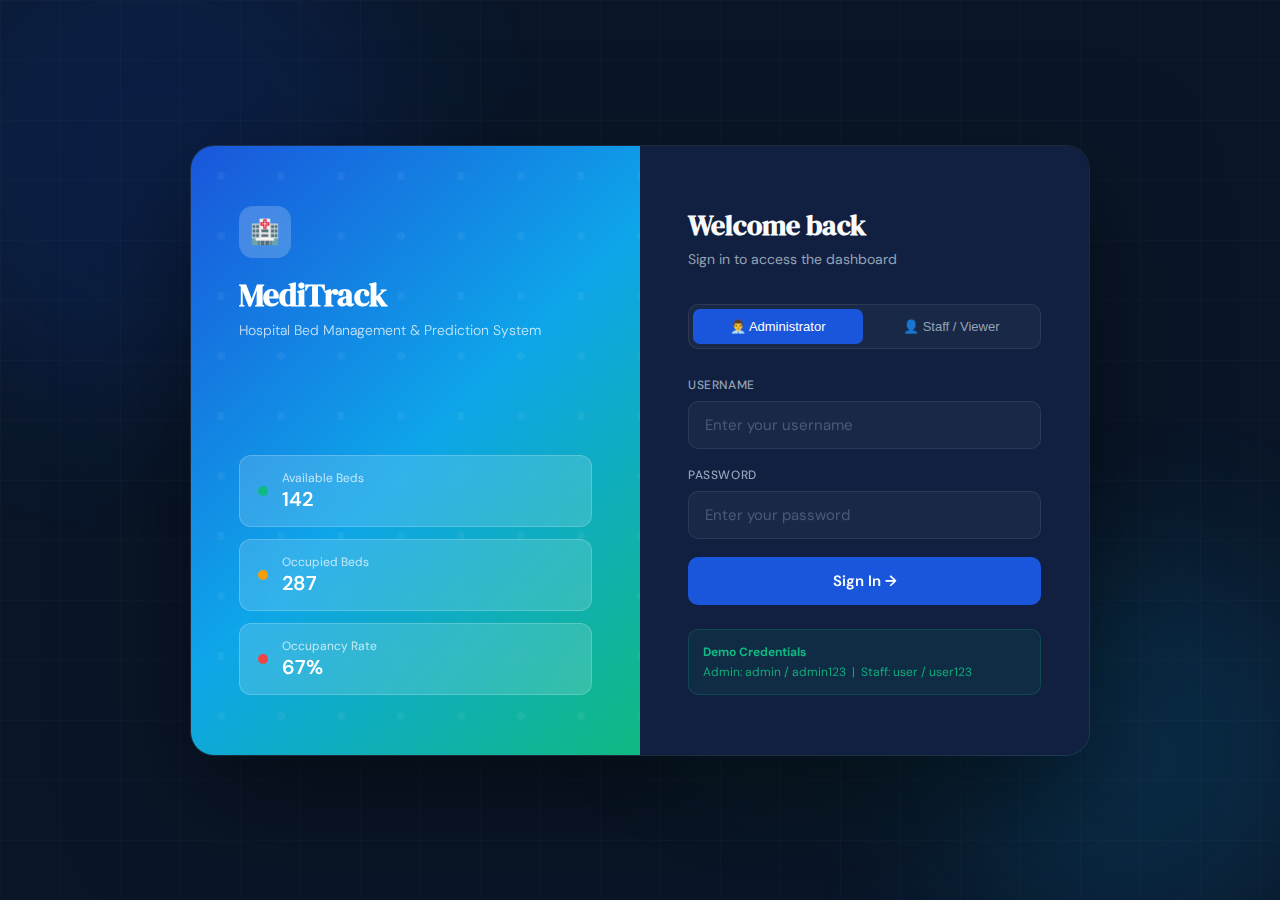
<file: pages/dashboard.html>
<!DOCTYPE html>
<html lang="en">
<head>
  <meta charset="UTF-8">
  <meta name="viewport" content="width=device-width, initial-scale=1.0">
  <title>Staff Dashboard — MediTrack</title>
  <link rel="stylesheet" href="../css/dashboard.css">
  <script src="../js/data.js"></script>
</head>
<body>
  <aside class="sidebar">
    <div class="sidebar-logo">
      <div class="logo-icon">🏥</div>
      <h2>MediTrack</h2>
      <p>Staff Portal</p>
    </div>
    <div class="nav-section">
      <div class="nav-label">Main</div>
      <a class="nav-item active" href="dashboard.html"><span class="icon">📊</span> Dashboard</a>
      <a class="nav-item" href="patients.html"><span class="icon">👥</span> Patients</a>
      <a class="nav-item" href="prediction.html"><span class="icon">📈</span> Predictions</a>
    </div>
    <div class="sidebar-footer">
      <div class="user-chip">
        <div class="user-avatar" id="user-avatar">U</div>
        <div class="user-info">
          <div class="user-name" id="user-name">User</div>
          <div class="user-role">Staff / Viewer</div>
        </div>
        <button class="logout-btn" onclick="logout()">⏻</button>
      </div>
    </div>
  </aside>

  <main class="main">
    <div class="topbar">
      <div>
        <h1>Bed Availability</h1>
        <div class="subtitle" id="datestr"></div>
      </div>
      <div class="topbar-actions">
        <span style="font-size:12px;color:var(--silver);background:rgba(245,158,11,0.1);border:1px solid rgba(245,158,11,0.3);padding:6px 12px;border-radius:8px">👁 View Only Mode</span>
      </div>
    </div>

    <!-- Stats -->
    <div class="cards-grid" id="stat-cards"></div>

    <!-- Real-time beds view -->
    <div class="section" style="margin-bottom:24px">
      <div class="section-header">
        <div class="section-title">🏥 Real-Time Ward Status</div>
        <button class="btn btn-ghost" style="font-size:12px" onclick="refresh()">↻ Refresh</button>
      </div>
      <div class="wards-grid" id="wards-grid"></div>
    </div>

    <!-- Quick prediction peek -->
    <div class="section">
      <div class="section-header">
        <div class="section-title">📈 Tomorrow's Forecast (All Wards)</div>
        <button class="section-action" onclick="window.location.href='prediction.html'">Full Report →</button>
      </div>
      <div class="table-wrap">
        <table>
          <thead>
            <tr><th>Ward</th><th>Current Rate</th><th>Tomorrow (est)</th><th>Available Tomorrow</th><th>Risk</th></tr>
          </thead>
          <tbody id="forecast-body"></tbody>
        </table>
      </div>
    </div>
  </main>

  <script>
    const user = getUser();
    if(user.role !== 'user') window.location.href = 'admin.html';
    document.getElementById('user-name').textContent = user.username;
    document.getElementById('user-avatar').textContent = user.username[0].toUpperCase();
    document.getElementById('datestr').textContent = new Date().toLocaleDateString('en',{weekday:'long',year:'numeric',month:'long',day:'numeric'});

    function refresh() {
      const state = getState();
      render(state);
    }

    function render(state) {
      const beds = state.beds;
      let tB=0,tO=0,tA=0;
      Object.values(beds).forEach(b=>{tB+=b.total;tO+=b.occupied;tA+=b.total-b.occupied-b.maintenance;});
      const rate = Math.round((tO/tB)*100);

      document.getElementById('stat-cards').innerHTML = [
        {label:'Total Beds',value:tB,icon:'🛏️',color:'var(--blue-l)'},
        {label:'Available Now',value:tA,icon:'✅',color:'var(--emerald)'},
        {label:'Occupied',value:tO,icon:'👤',color:'var(--amber)'},
        {label:'Occupancy',value:rate+'%',icon:'📊',color:rate>85?'var(--red)':rate>70?'var(--amber)':'var(--emerald)'},
      ].map(s=>`
        <div class="stat-card">
          <div class="sc-label">${s.icon} ${s.label}</div>
          <div class="sc-value" style="color:${s.color}">${s.value}</div>
        </div>
      `).join('');

      document.getElementById('wards-grid').innerHTML = WARDS.map(w=>{
        const b = beds[w.id];
        const avail = b.total - b.occupied - b.maintenance;
        const rate2 = Math.round((b.occupied/b.total)*100);
        const badgeCls = rate2>85?'badge-crit':rate2>70?'badge-warn':'badge-ok';
        const badgeTxt = rate2>85?'Critical':rate2>70?'High':'Good';
        const fillColor = rate2>85?'var(--red)':rate2>70?'var(--amber)':'var(--emerald)';
        return `
          <div class="ward-card">
            <div class="ward-header">
              <div class="ward-title">${w.icon} ${w.name}</div>
              <span class="ward-badge ${badgeCls}">${badgeTxt}</span>
            </div>
            <div class="ward-numbers">
              <div class="wn-item"><div class="wn-val" style="color:var(--emerald)">${avail}</div><div class="wn-lbl">Free</div></div>
              <div class="wn-item"><div class="wn-val" style="color:var(--amber)">${b.occupied}</div><div class="wn-lbl">Occupied</div></div>
              <div class="wn-item"><div class="wn-val">${b.total}</div><div class="wn-lbl">Total</div></div>
            </div>
            <div class="progress-bar">
              <div class="progress-fill" style="width:${rate2}%;background:${fillColor}"></div>
            </div>
          </div>
        `;
      }).join('');

      // Forecast table
      document.getElementById('forecast-body').innerHTML = WARDS.map(w=>{
        const b = beds[w.id];
        const currRate = Math.round((b.occupied/b.total)*100);
        const preds = predict(w.id, 1);
        const p = preds[0];
        const avail = p.total - p.predicted;
        const c = p.rate>=90?'var(--red)':p.rate>=75?'var(--amber)':p.rate>=60?'var(--blue-l)':'var(--emerald)';
        const risk = p.rate>=90?'Critical':p.rate>=75?'High':p.rate>=60?'Moderate':'Low';
        return `<tr>
          <td><b>${w.icon} ${w.name}</b></td>
          <td>${currRate}%</td>
          <td style="color:${c};font-weight:600">${p.rate}%</td>
          <td style="color:var(--emerald)">${avail} beds</td>
          <td><span class="condition-badge" style="background:${c}22;color:${c}">${risk}</span></td>
        </tr>`;
      }).join('');
    }

    render(getState());
  </script>
</body>
</html>
</file>
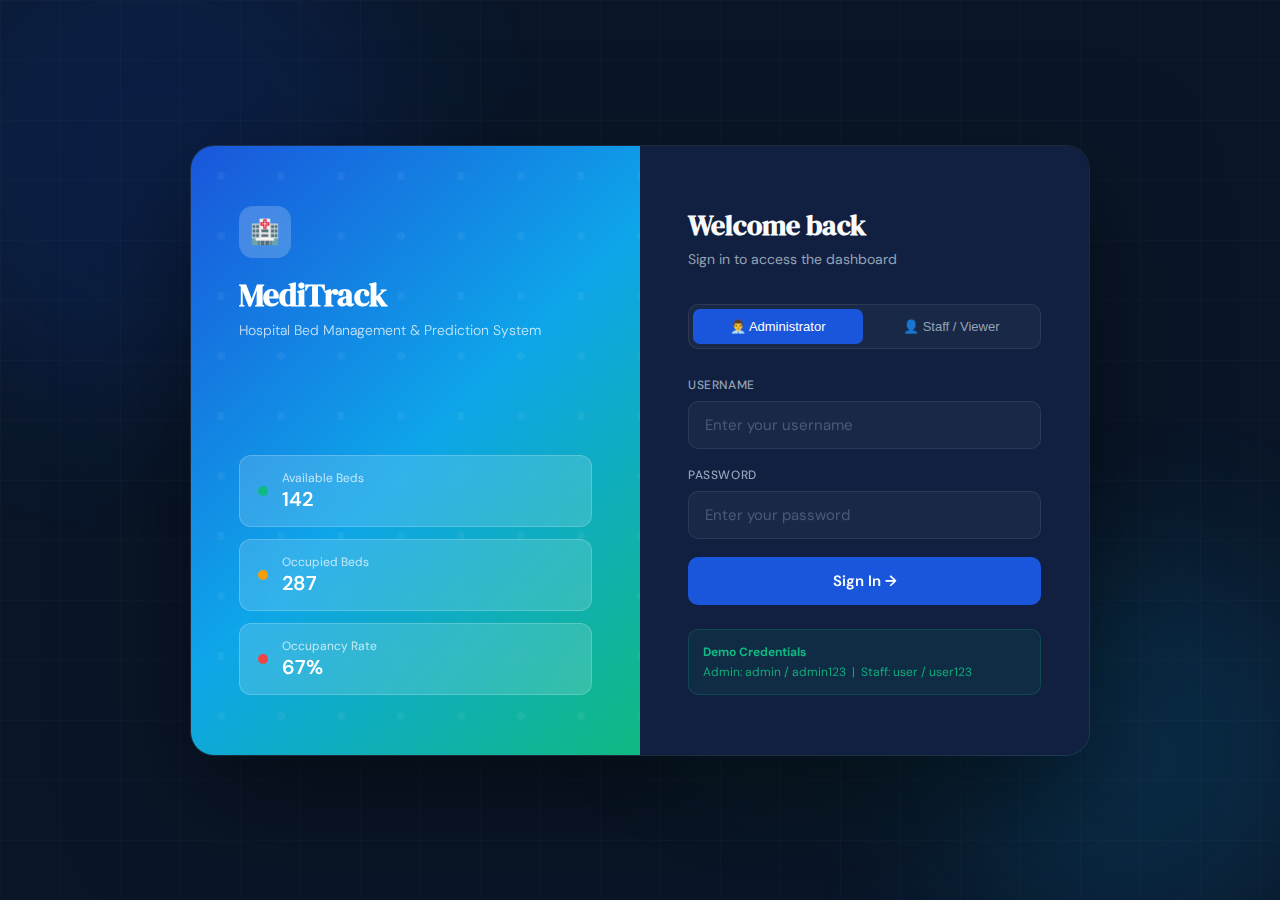
<file: pages/manage-users.html>
<!DOCTYPE html>
<html lang="en">
<head>
  <meta charset="UTF-8">
  <meta name="viewport" content="width=device-width, initial-scale=1.0">
  <title>Manage Users — MediTrack</title>
  <link rel="stylesheet" href="../css/dashboard.css">
  <script src="../js/data.js"></script>
</head>
<body>

  <aside class="sidebar">
    <div class="sidebar-logo">
      <div class="logo-icon">🏥</div>
      <h2>MediTrack</h2>
      <p>Admin Control Panel</p>
    </div>

    <div class="nav-section">
      <div class="nav-label">Main</div>
      <a class="nav-item" href="admin.html">📊 Dashboard</a>
      <a class="nav-item" href="beds.html">🛏️ Bed Management</a>
      <a class="nav-item" href="patients.html">👥 Patients</a>
      <a class="nav-item" href="prediction.html">📈 Predictions</a>
    </div>

    <div class="nav-section">
      <div class="nav-label">Admin</div>
      <a class="nav-item active" href="manage-users.html">🔧 Manage Users</a>
      <a class="nav-item" href="reports.html">📋 Reports</a>
      <a class="nav-item" href="alerts.html">🔔 Alerts</a>
    </div>

    <div class="sidebar-footer">
      <div class="user-chip">
        <div class="user-avatar" id="user-avatar">A</div>
        <div class="user-info">
          <div class="user-name" id="user-name">Admin</div>
          <div class="user-role">Administrator</div>
        </div>
        <button class="logout-btn" onclick="logout()">⏻</button>
      </div>
    </div>
  </aside>

  <main class="main">

    <div class="topbar">
      <div>
        <h1>User Management</h1>
        <div class="subtitle">Manage system accounts and privileges</div>
      </div>
      <button class="btn btn-primary" onclick="openModal()">+ Add User</button>
    </div>

    <!-- PRIVILEGE MATRIX -->
    <div class="section" style="margin-bottom:24px">
      <div class="section-header">
        <div class="section-title">🔐 Privilege Matrix</div>
      </div>
      <div class="table-wrap">
        <table>
          <thead>
            <tr>
              <th>Feature</th>
              <th>Administrator</th>
              <th>Staff / Viewer</th>
            </tr>
          </thead>
          <tbody id="privilege-body"></tbody>
        </table>
      </div>
    </div>

    <!-- USER TABLE -->
    <div class="section">
      <div class="section-header">
        <div class="section-title">👤 System Users</div>
      </div>
      <div class="table-wrap">
        <table>
          <thead>
            <tr>
              <th>Username</th>
              <th>Role</th>
              <th>Status</th>
              <th>Last Login</th>
              <th>Actions</th>
            </tr>
          </thead>
          <tbody id="users-body"></tbody>
        </table>
      </div>
    </div>

  </main>

  <!-- ADD USER MODAL -->
  <div class="modal-overlay" id="add-modal">
    <div class="modal">
      <h3>➕ Add New User</h3>

      <div style="display:flex;flex-direction:column;gap:14px">

        <div>
          <label>Username</label>
          <input class="input" id="m-username" placeholder="e.g. dr_patel">
        </div>

        <div>
          <label>Password</label>
          <input class="input" type="password" id="m-password" placeholder="Password">
        </div>

        <div>
          <label>Role</label>
          <select class="input" id="m-role">
            <option value="user">Staff / Viewer</option>
            <option value="admin">Administrator</option>
          </select>
        </div>

      </div>

      <div class="modal-footer">
        <button class="btn btn-ghost" onclick="closeModal()">Cancel</button>
        <button class="btn btn-primary" onclick="addUser()">Create User</button>
      </div>
    </div>
  </div>

  <div class="toast" id="toast"></div>

<script>

  // CHECK ADMIN ACCESS
  const user = getUser();
  if (!user || user.role !== 'admin') {
    window.location.href = 'dashboard.html';
  }

  document.getElementById('user-name').textContent = user.username;
  document.getElementById('user-avatar').textContent =
    user.username[0].toUpperCase();

  /* ==========================
     PRIVILEGE MATRIX
  =========================== */

  const privRows = [
    ['View Dashboard','✅','✅'],
    ['View Bed Availability','✅','✅'],
    ['View Patients','✅','✅'],
    ['View Predictions','✅','✅'],
    ['Update Bed Counts','✅','❌'],
    ['Admit Patients','✅','❌'],
    ['Discharge Patients','✅','❌'],
    ['Manage Alerts','✅','❌'],
    ['Manage Users','✅','❌'],
    ['Generate Reports','✅','❌'],
  ];

  function renderPrivileges() {
    document.getElementById('privilege-body').innerHTML =
      privRows.map(([feature, admin, user]) => `
        <tr>
          <td style="font-weight:500">${feature}</td>
          <td style="text-align:center">${admin}</td>
          <td style="text-align:center">${user}</td>
        </tr>
      `).join('');
  }

  renderPrivileges();

  /* ==========================
     USER MANAGEMENT
  =========================== */

  let sysUsers =
    JSON.parse(sessionStorage.getItem('mt_sysusers')) || [
      {id:1, username:'admin', role:'admin', status:'Active', lastLogin:'Just now'},
      {id:2, username:'user', role:'user', status:'Active', lastLogin:'1 hour ago'},
      {id:3, username:'staff', role:'user', status:'Active', lastLogin:'3 hours ago'}
    ];

  function saveUsers() {
    sessionStorage.setItem('mt_sysusers', JSON.stringify(sysUsers));
  }

  function renderUsers() {
    document.getElementById('users-body').innerHTML =
      sysUsers.map(u => {

        const roleLabel =
          u.role === 'admin' ? 'Administrator' : 'Staff / Viewer';

        const canDelete = u.username !== 'admin';

        return `
          <tr>
            <td>
              <strong>${u.username}</strong>
            </td>
            <td>${roleLabel}</td>
            <td style="color:green">● ${u.status}</td>
            <td>${u.lastLogin}</td>
            <td>
              ${canDelete
                ? `<button class="btn btn-danger"
                     onclick="deleteUser(${u.id})">
                     Remove
                   </button>`
                : `<span style="color:gray">Protected</span>`
              }
            </td>
          </tr>
        `;
      }).join('');
  }

  renderUsers();

  function deleteUser(id) {
    if (!confirm('Remove this user?')) return;

    sysUsers = sysUsers.filter(u => u.id !== id);
    saveUsers();
    renderUsers();
    showToast('User removed');
  }

  function openModal() {
    document.getElementById('add-modal').classList.add('open');
  }

  function closeModal() {
    document.getElementById('add-modal').classList.remove('open');
  }

  function addUser() {
    const username =
      document.getElementById('m-username').value.trim();

    const password =
      document.getElementById('m-password').value.trim();

    const role =
      document.getElementById('m-role').value;

    if (!username || !password) {
      showToast('Please fill all fields');
      return;
    }

    if (sysUsers.find(u => u.username === username)) {
      showToast('Username already exists');
      return;
    }

    const newId =
      sysUsers.length
        ? Math.max(...sysUsers.map(u => u.id)) + 1
        : 1;

    sysUsers.push({
      id: newId,
      username,
      role,
      status: 'Active',
      lastLogin: 'Never'
    });

    saveUsers();
    closeModal();
    renderUsers();
    showToast('User created: ' + username);
  }

  function showToast(msg) {
    const t = document.getElementById('toast');
    t.textContent = msg;
    t.classList.add('show');
    setTimeout(() => t.classList.remove('show'), 3000);
  }

</script>

</body>
</html>
</file>
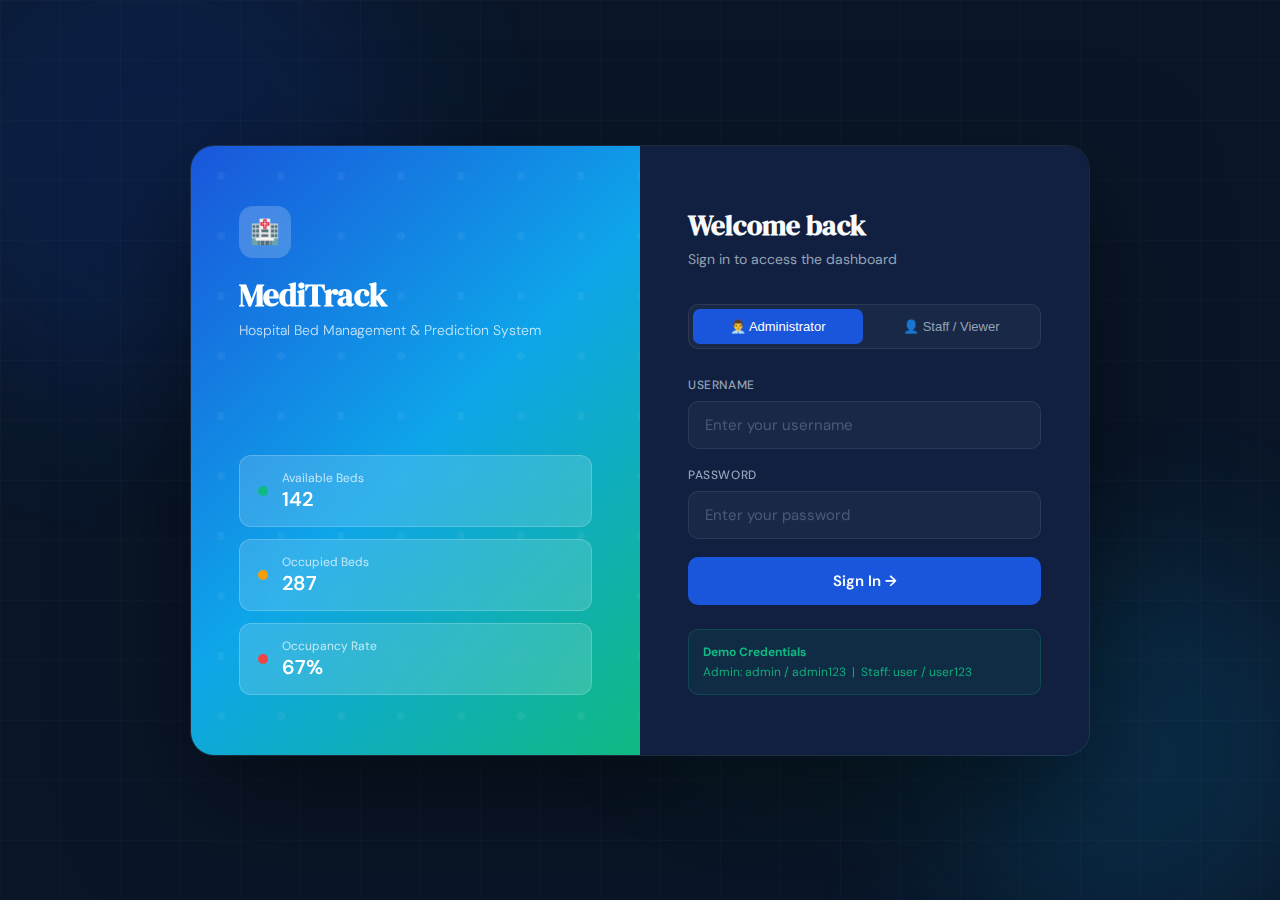
<file: pages/patients.html>
<!DOCTYPE html>
<html lang="en">
<head>
  <meta charset="UTF-8">
  <meta name="viewport" content="width=device-width, initial-scale=1.0">
  <title>Patients — MediTrack</title>
  <link rel="stylesheet" href="../css/dashboard.css">
  <script src="../js/data.js"></script>
</head>
<body>
  <aside class="sidebar">
    <div class="sidebar-logo">
      <div class="logo-icon">🏥</div>
      <h2>MediTrack</h2>
      <p id="panel-label">Control Panel</p>
    </div>
    <div class="nav-section">
      <div class="nav-label">Main</div>
      <a class="nav-item" id="nav-home"><span class="icon">📊</span> Dashboard</a>
      <a class="nav-item" id="nav-beds"><span class="icon">🛏️</span> Bed Management</a>
      <a class="nav-item active" href="patients.html"><span class="icon">👥</span> Patients</a>
      <a class="nav-item" href="prediction.html"><span class="icon">📈</span> Predictions</a>
    </div>
    <div class="nav-section" id="admin-links">
      <div class="nav-label">Admin</div>
      <a class="nav-item" href="manage-users.html"><span class="icon">🔧</span> Manage Users</a>
      <a class="nav-item" href="reports.html"><span class="icon">📋</span> Reports</a>
      <a class="nav-item" href="alerts.html"><span class="icon">🔔</span> Alerts</a>
    </div>
    <div class="sidebar-footer">
      <div class="user-chip">
        <div class="user-avatar" id="user-avatar">U</div>
        <div class="user-info">
          <div class="user-name" id="user-name">User</div>
          <div class="user-role" id="user-role-label">Staff</div>
        </div>
        <button class="logout-btn" onclick="logout()">⏻</button>
      </div>
    </div>
  </aside>

  <main class="main">
    <div class="topbar">
      <div>
        <h1>Patient Records</h1>
        <div class="subtitle">View all current admissions</div>
      </div>
      <div class="topbar-actions" id="admin-actions" style="display:none">
        <button class="btn btn-primary" onclick="openAddModal()">+ Admit Patient</button>
      </div>
    </div>

    <!-- Filters -->
    <div style="display:flex;gap:12px;margin-bottom:24px;flex-wrap:wrap">
      <input class="input" id="search" placeholder="🔍 Search patient..." oninput="renderTable()" style="min-width:220px">
      <select class="input" id="filter-ward" onchange="renderTable()">
        <option value="">All Wards</option>
      </select>
      <select class="input" id="filter-cond" onchange="renderTable()">
        <option value="">All Conditions</option>
        <option>Stable</option><option>Critical</option><option>Recovering</option>
        <option>Observation</option><option>Post-Surgery</option><option>Monitoring</option>
      </select>
    </div>

    <div class="section">
      <div class="section-header">
        <div class="section-title">👥 Admissions <span id="count" style="color:var(--silver);font-size:13px;font-weight:400"></span></div>
      </div>
      <div class="table-wrap">
        <table>
          <thead>
            <tr>
              <th>ID</th><th>Name</th><th>Age</th><th>Ward</th>
              <th>Bed</th><th>Condition</th><th>Doctor</th><th>Admitted</th>
              <th id="action-header"></th>
            </tr>
          </thead>
          <tbody id="patients-body"></tbody>
        </table>
      </div>
    </div>
  </main>

  <!-- Add Patient Modal -->
  <div class="modal-overlay" id="add-modal">
    <div class="modal">
      <h3>🏥 Admit New Patient</h3>
      <div style="display:grid;grid-template-columns:1fr 1fr;gap:14px">
        <div>
          <label style="font-size:11px;color:var(--silver);text-transform:uppercase;letter-spacing:.05em;display:block;margin-bottom:5px">Full Name</label>
          <input class="input" id="m-name" placeholder="e.g. John Smith" style="width:100%">
        </div>
        <div>
          <label style="font-size:11px;color:var(--silver);text-transform:uppercase;letter-spacing:.05em;display:block;margin-bottom:5px">Age</label>
          <input class="input" type="number" id="m-age" placeholder="Age" style="width:100%">
        </div>
        <div>
          <label style="font-size:11px;color:var(--silver);text-transform:uppercase;letter-spacing:.05em;display:block;margin-bottom:5px">Ward</label>
          <select class="input" id="m-ward" style="width:100%"></select>
        </div>
        <div>
          <label style="font-size:11px;color:var(--silver);text-transform:uppercase;letter-spacing:.05em;display:block;margin-bottom:5px">Condition</label>
          <select class="input" id="m-cond" style="width:100%">
            <option>Stable</option><option>Critical</option><option>Recovering</option>
            <option>Observation</option><option>Post-Surgery</option><option>Monitoring</option>
          </select>
        </div>
        <div>
          <label style="font-size:11px;color:var(--silver);text-transform:uppercase;letter-spacing:.05em;display:block;margin-bottom:5px">Doctor</label>
          <select class="input" id="m-doc" style="width:100%">
            <option>Dr. Patel</option><option>Dr. Kim</option><option>Dr. Rodriguez</option><option>Dr. Hassan</option>
          </select>
        </div>
      </div>
      <div class="modal-footer">
        <button class="btn btn-ghost" onclick="closeModal()">Cancel</button>
        <button class="btn btn-primary" onclick="admitPatient()">Admit Patient</button>
      </div>
    </div>
  </div>

  <div class="toast" id="toast"></div>

  <script>
    const user = getUser();
    document.getElementById('user-name').textContent = user.username;
    document.getElementById('user-avatar').textContent = user.username[0].toUpperCase();
    const isAdmin = user.role === 'admin';

    if(isAdmin) {
      document.getElementById('nav-home').href = 'admin.html';
      document.getElementById('nav-beds').href = 'beds.html';
      document.getElementById('panel-label').textContent = 'Admin Control Panel';
      document.getElementById('user-role-label').textContent = 'Administrator';
      document.getElementById('admin-actions').style.display = 'flex';
      document.getElementById('action-header').textContent = 'Actions';
    } else {
      document.getElementById('nav-home').href = 'dashboard.html';
      document.getElementById('nav-beds').href = '#';
      document.getElementById('admin-links').style.display = 'none';
      document.getElementById('panel-label').textContent = 'Staff Portal';
      document.getElementById('user-role-label').textContent = 'Staff / Viewer';
    }

    let state = getState();

    // Populate ward filter
    const fw = document.getElementById('filter-ward');
    WARDS.forEach(w=>{ const o=document.createElement('option'); o.value=w.id; o.textContent=w.name; fw.appendChild(o); });

    // Populate modal ward
    const mw = document.getElementById('m-ward');
    WARDS.forEach(w=>{ const o=document.createElement('option'); o.value=w.id; o.textContent=w.name; mw.appendChild(o); });

    const condColors = { Stable:'var(--emerald)', Critical:'var(--red)', Recovering:'var(--blue-l)', Observation:'var(--amber)', 'Post-Surgery':'var(--purple)', Monitoring:'var(--teal)' };

    function renderTable() {
      const q = document.getElementById('search').value.toLowerCase();
      const fw2 = document.getElementById('filter-ward').value;
      const fc = document.getElementById('filter-cond').value;
      const filtered = state.patients.filter(p=>{
        const wName = WARDS.find(w=>w.id===p.ward)?.name||p.ward;
        return (!q || p.name.toLowerCase().includes(q) || p.id.toLowerCase().includes(q)) &&
               (!fw2 || p.ward===fw2) && (!fc || p.condition===fc);
      });
      document.getElementById('count').textContent = `(${filtered.length})`;
      document.getElementById('patients-body').innerHTML = filtered.map(p=>{
        const wName = WARDS.find(w=>w.id===p.ward)?.name||p.ward;
        const c = condColors[p.condition]||'var(--silver)';
        const actionCell = isAdmin ? `
          <td>
            <button class="btn btn-danger" style="padding:4px 10px;font-size:11px" onclick="discharge('${p.id}')">Discharge</button>
          </td>` : '<td></td>';
        return `<tr>
          <td style="font-family:monospace;color:var(--silver)">${p.id}</td>
          <td style="font-weight:600">${p.name}</td>
          <td>${p.age}</td>
          <td>${wName}</td>
          <td>${p.bed}</td>
          <td><span class="condition-badge" style="background:${c}22;color:${c}">${p.condition}</span></td>
          <td style="color:var(--silver)">${p.doctor}</td>
          <td style="color:var(--silver)">${p.admitted}</td>
          ${actionCell}
        </tr>`;
      }).join('');
    }

    function discharge(id) {
      if(!confirm('Discharge patient '+id+'?')) return;
      const idx = state.patients.findIndex(p=>p.id===id);
      if(idx>-1){
        const ward = state.patients[idx].ward;
        state.patients.splice(idx,1);
        state.beds[ward].occupied = Math.max(0, state.beds[ward].occupied - 1);
        saveState(state);
        renderTable();
        showToast('✅ Patient discharged','success');
      }
    }

    function openAddModal() { document.getElementById('add-modal').classList.add('open'); }
    function closeModal() { document.getElementById('add-modal').classList.remove('open'); }

    function admitPatient() {
      const name = document.getElementById('m-name').value.trim();
      const age = parseInt(document.getElementById('m-age').value)||0;
      if(!name||!age){ showToast('Please fill all fields','error'); return; }
      const ward = document.getElementById('m-ward').value;
      const avail = state.beds[ward].total - state.beds[ward].occupied - state.beds[ward].maintenance;
      if(avail<=0){ showToast('No beds available in this ward!','error'); return; }
      const newId = 'PT' + String(1000 + state.patients.length).slice(1);
      state.patients.unshift({
        id: newId,
        name, age, ward,
        bed: state.beds[ward].occupied + 1,
        admitted: new Date().toLocaleDateString(),
        condition: document.getElementById('m-cond').value,
        doctor: document.getElementById('m-doc').value,
      });
      state.beds[ward].occupied++;
      saveState(state);
      closeModal();
      renderTable();
      showToast('✅ Patient admitted as '+newId,'success');
    }

    function showToast(msg,type='success') {
      const t = document.getElementById('toast');
      t.textContent = msg;
      t.className = `toast ${type} show`;
      setTimeout(()=>t.classList.remove('show'),3000);
    }

    renderTable();
  </script>
</body>
</html>
</file>
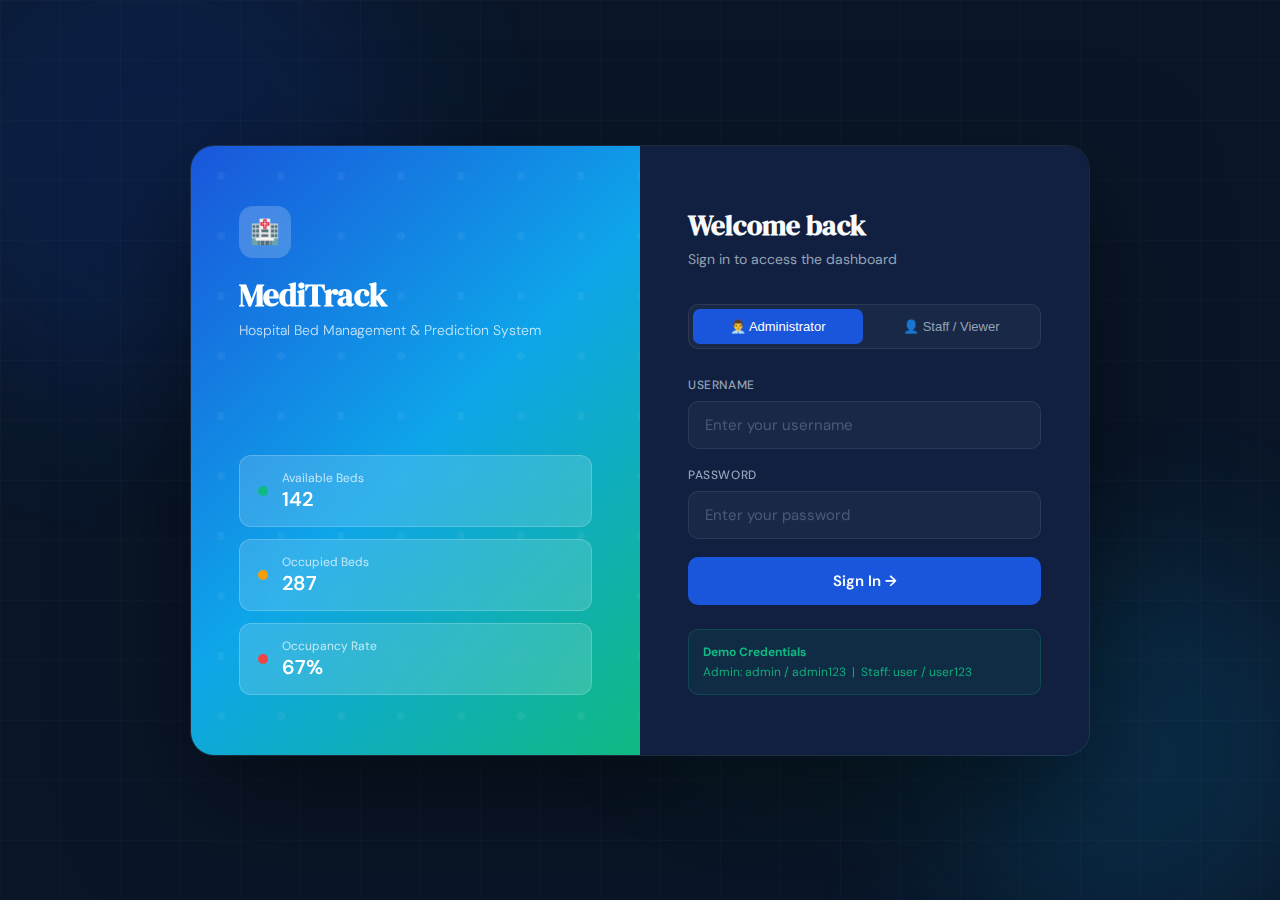
<file: pages/prediction.html>
<!DOCTYPE html>
<html lang="en">
<head>
  <meta charset="UTF-8">
  <meta name="viewport" content="width=device-width, initial-scale=1.0">
  <title>Predictions — MediTrack</title>
  <link rel="stylesheet" href="../css/dashboard.css">
  <script src="../js/data.js"></script>
</head>
<body>
  <aside class="sidebar">
    <div class="sidebar-logo">
      <div class="logo-icon">🏥</div>
      <h2>MediTrack</h2>
      <p id="panel-label">Control Panel</p>
    </div>
    <div class="nav-section">
      <div class="nav-label">Main</div>
      <a class="nav-item" id="nav-home"><span class="icon">📊</span> Dashboard</a>
      <a class="nav-item" id="nav-beds"><span class="icon">🛏️</span> Bed Management</a>
      <a class="nav-item" href="patients.html"><span class="icon">👥</span> Patients</a>
      <a class="nav-item active" href="prediction.html"><span class="icon">📈</span> Predictions</a>
    </div>
    <div class="nav-section" id="admin-links">
      <div class="nav-label">Admin</div>
      <a class="nav-item" href="manage-users.html"><span class="icon">🔧</span> Manage Users</a>
      <a class="nav-item" href="reports.html"><span class="icon">📋</span> Reports</a>
      <a class="nav-item" href="alerts.html"><span class="icon">🔔</span> Alerts</a>
    </div>
    <div class="sidebar-footer">
      <div class="user-chip">
        <div class="user-avatar" id="user-avatar">U</div>
        <div class="user-info">
          <div class="user-name" id="user-name">User</div>
          <div class="user-role" id="user-role-label">Staff</div>
        </div>
        <button class="logout-btn" onclick="logout()">⏻</button>
      </div>
    </div>
  </aside>

  <main class="main">
    <div class="topbar">
      <div>
        <h1>Bed Availability Predictions</h1>
        <div class="subtitle">AI-powered 7-day forecast for each ward</div>
      </div>
      <div class="topbar-actions">
        <select class="input" id="forecast-days" onchange="renderAll()">
          <option value="7">7-Day Forecast</option>
          <option value="14">14-Day Forecast</option>
        </select>
      </div>
    </div>

    <!-- Overall prediction summary -->
    <div class="cards-grid" id="pred-summary"></div>

    <!-- Ward selector -->
    <div class="section" style="margin-bottom:24px">
      <div class="section-header">
        <div class="section-title">📊 Ward-by-Ward Forecast</div>
      </div>
      <div style="display:flex;flex-wrap:wrap;gap:8px;margin-bottom:20px" id="ward-tabs"></div>
      <div id="forecast-chart-area"></div>
    </div>

    <!-- All wards prediction table -->
    <div class="section">
      <div class="section-header">
        <div class="section-title">📋 7-Day Prediction Table — All Wards</div>
      </div>
      <div class="table-wrap">
        <table>
          <thead>
            <tr>
              <th>Ward</th>
              <th>Today</th>
              <th>Day 1</th>
              <th>Day 2</th>
              <th>Day 3</th>
              <th>Day 4</th>
              <th>Day 5</th>
              <th>Day 6</th>
              <th>Day 7</th>
              <th>Risk Level</th>
            </tr>
          </thead>
          <tbody id="pred-table"></tbody>
        </table>
      </div>
    </div>
  </main>

  <script>
    const user = getUser();
    document.getElementById('user-name').textContent = user.username;
    document.getElementById('user-avatar').textContent = user.username[0].toUpperCase();
    if(user.role === 'admin') {
      document.getElementById('nav-home').href = 'admin.html';
      document.getElementById('nav-beds').href = 'beds.html';
      document.getElementById('panel-label').textContent = 'Admin Control Panel';
      document.getElementById('user-role-label').textContent = 'Administrator';
    } else {
      document.getElementById('nav-home').href = 'dashboard.html';
      document.getElementById('nav-beds').href = '#';
      document.getElementById('admin-links').style.display = 'none';
      document.getElementById('panel-label').textContent = 'Staff Portal';
      document.getElementById('user-role-label').textContent = 'Staff / Viewer';
    }

    const state = getState();
    let selectedWard = WARDS[0].id;

    function getRiskLevel(rate) {
      if(rate>=90) return {label:'Critical',color:'var(--red)'};
      if(rate>=75) return {label:'High',color:'var(--amber)'};
      if(rate>=60) return {label:'Moderate',color:'var(--blue-l)'};
      return {label:'Low',color:'var(--emerald)'};
    }

    function renderSummary() {
      const summaries = WARDS.map(w=>{
        const preds = predict(w.id, 7);
        const maxRate = Math.max(...preds.map(p=>p.rate));
        const risk = getRiskLevel(maxRate);
        return {w, preds, maxRate, risk};
      });
      const critCount = summaries.filter(s=>s.maxRate>=90).length;
      const highCount = summaries.filter(s=>s.maxRate>=75&&s.maxRate<90).length;
      document.getElementById('pred-summary').innerHTML = [
        {label:'Wards Monitored',value:WARDS.length,icon:'🏥',color:'var(--blue-l)'},
        {label:'Critical Risk (7d)',value:critCount,icon:'🔴',color:'var(--red)'},
        {label:'High Risk (7d)',value:highCount,icon:'🟡',color:'var(--amber)'},
        {label:'Avg Forecast Rate',value:Math.round(summaries.reduce((a,s)=>a+s.maxRate,0)/summaries.length)+'%',icon:'📊',color:'var(--teal)'},
      ].map(s=>`
        <div class="stat-card">
          <div class="sc-label">${s.icon} ${s.label}</div>
          <div class="sc-value" style="color:${s.color}">${s.value}</div>
        </div>
      `).join('');
    }

    function renderWardTabs() {
      document.getElementById('ward-tabs').innerHTML = WARDS.map(w=>`
        <button onclick="selectedWard='${w.id}';renderWardTabs();renderChart()" 
          style="padding:8px 16px;border-radius:8px;font-size:13px;font-weight:500;
          cursor:pointer;border:1px solid ${selectedWard===w.id?'var(--blue-l)':'var(--border)'};
          background:${selectedWard===w.id?'rgba(26,86,219,0.2)':'var(--card)'};
          color:${selectedWard===w.id?'var(--blue-l)':'var(--silver)'};
          font-family:DM Sans,sans-serif;transition:all .15s">
          ${w.icon} ${w.name}
        </button>
      `).join('');
    }

    function renderChart() {
      const days = parseInt(document.getElementById('forecast-days').value);
      const preds = predict(selectedWard, days);
      const ward = WARDS.find(w=>w.id===selectedWard);
      const maxOcc = Math.max(...preds.map(p=>p.predicted));
      const area = document.getElementById('forecast-chart-area');

      // SVG bar chart
      const w = 700, h = 220, padL=40, padB=30, padT=20, padR=20;
      const chartW = w - padL - padR;
      const chartH = h - padT - padB;
      const barW = Math.floor(chartW / preds.length) - 4;

      let bars = '', labels = '', lines = '';
      preds.forEach((p,i)=>{
        const x = padL + i*(chartW/preds.length) + 2;
        const barH = (p.predicted / ward.total) * chartH;
        const y = padT + chartH - barH;
        const color = p.rate>=90?'#ef4444':p.rate>=75?'#f59e0b':p.rate>=60?'#3b82f6':'#10b981';
        bars += `<rect x="${x}" y="${y}" width="${barW}" height="${barH}" rx="4" fill="${color}" opacity="0.8"/>`;
        bars += `<text x="${x+barW/2}" y="${y-6}" text-anchor="middle" fill="${color}" font-size="10" font-weight="600">${p.rate}%</text>`;
        labels += `<text x="${x+barW/2}" y="${h-10}" text-anchor="middle" fill="#94a3b8" font-size="9">${p.date}</text>`;
      });

      // Y-axis gridlines
      for(let pct=0;pct<=100;pct+=25){
        const y2 = padT + chartH - (pct/100)*chartH;
        lines += `<line x1="${padL}" y1="${y2}" x2="${w-padR}" y2="${y2}" stroke="rgba(255,255,255,0.05)" stroke-width="1"/>`;
        lines += `<text x="${padL-5}" y="${y2+4}" text-anchor="end" fill="#94a3b8" font-size="9">${pct}%</text>`;
      }

      area.innerHTML = `
        <div style="background:var(--card);border:1px solid var(--border);border-radius:12px;padding:20px">
          <div style="font-size:14px;font-weight:600;margin-bottom:16px;color:var(--white)">
            ${ward.icon} ${ward.name} — ${days}-Day Forecast 
            <span style="font-size:12px;color:var(--silver);margin-left:8px">(${ward.total} total beds)</span>
          </div>
          <svg viewBox="0 0 ${w} ${h}" style="width:100%;max-width:${w}px">
            ${lines}${bars}${labels}
          </svg>
          <div style="display:flex;gap:20px;margin-top:12px;font-size:11px">
            <span style="color:var(--emerald)">■ Low (&lt;60%)</span>
            <span style="color:var(--blue-l)">■ Moderate (60-74%)</span>
            <span style="color:var(--amber)">■ High (75-89%)</span>
            <span style="color:var(--red)">■ Critical (≥90%)</span>
          </div>
        </div>
        <!-- Detail table for selected ward -->
        <div style="margin-top:16px;overflow-x:auto">
          <table>
            <thead><tr>
              <th>Date</th><th>Predicted Occupied</th><th>Available</th><th>Rate</th><th>Risk</th>
            </tr></thead>
            <tbody>
              ${preds.map(p=>{
                const avail = p.total - p.predicted;
                const risk = getRiskLevel(p.rate);
                return `<tr>
                  <td style="color:var(--silver)">${p.date}</td>
                  <td style="font-weight:600">${p.predicted} / ${p.total}</td>
                  <td style="color:var(--emerald)">${avail}</td>
                  <td>${p.rate}%</td>
                  <td><span class="condition-badge" style="background:${risk.color}22;color:${risk.color}">${risk.label}</span></td>
                </tr>`;
              }).join('')}
            </tbody>
          </table>
        </div>
      `;
    }

    function renderPredTable() {
      const preds7 = WARDS.map(w=>({w, preds:predict(w.id,7)}));
      document.getElementById('pred-table').innerHTML = preds7.map(({w,preds})=>{
        const b = state.beds[w.id];
        const currRate = Math.round((b.occupied/b.total)*100);
        const maxRate = Math.max(...preds.map(p=>p.rate));
        const risk = getRiskLevel(maxRate);
        return `<tr>
          <td><b>${w.icon} ${w.name}</b></td>
          <td style="color:${currRate>=90?'var(--red)':currRate>=75?'var(--amber)':'var(--emerald)'}">${currRate}%</td>
          ${preds.map(p=>{
            const c = p.rate>=90?'var(--red)':p.rate>=75?'var(--amber)':p.rate>=60?'var(--blue-l)':'var(--emerald)';
            return `<td style="color:${c};font-weight:500">${p.rate}%</td>`;
          }).join('')}
          <td><span class="condition-badge" style="background:${risk.color}22;color:${risk.color}">${risk.label}</span></td>
        </tr>`;
      }).join('');
    }

    function renderAll() {
      renderSummary(); renderWardTabs(); renderChart(); renderPredTable();
    }

    renderAll();
  </script>
</body>
</html>
</file>
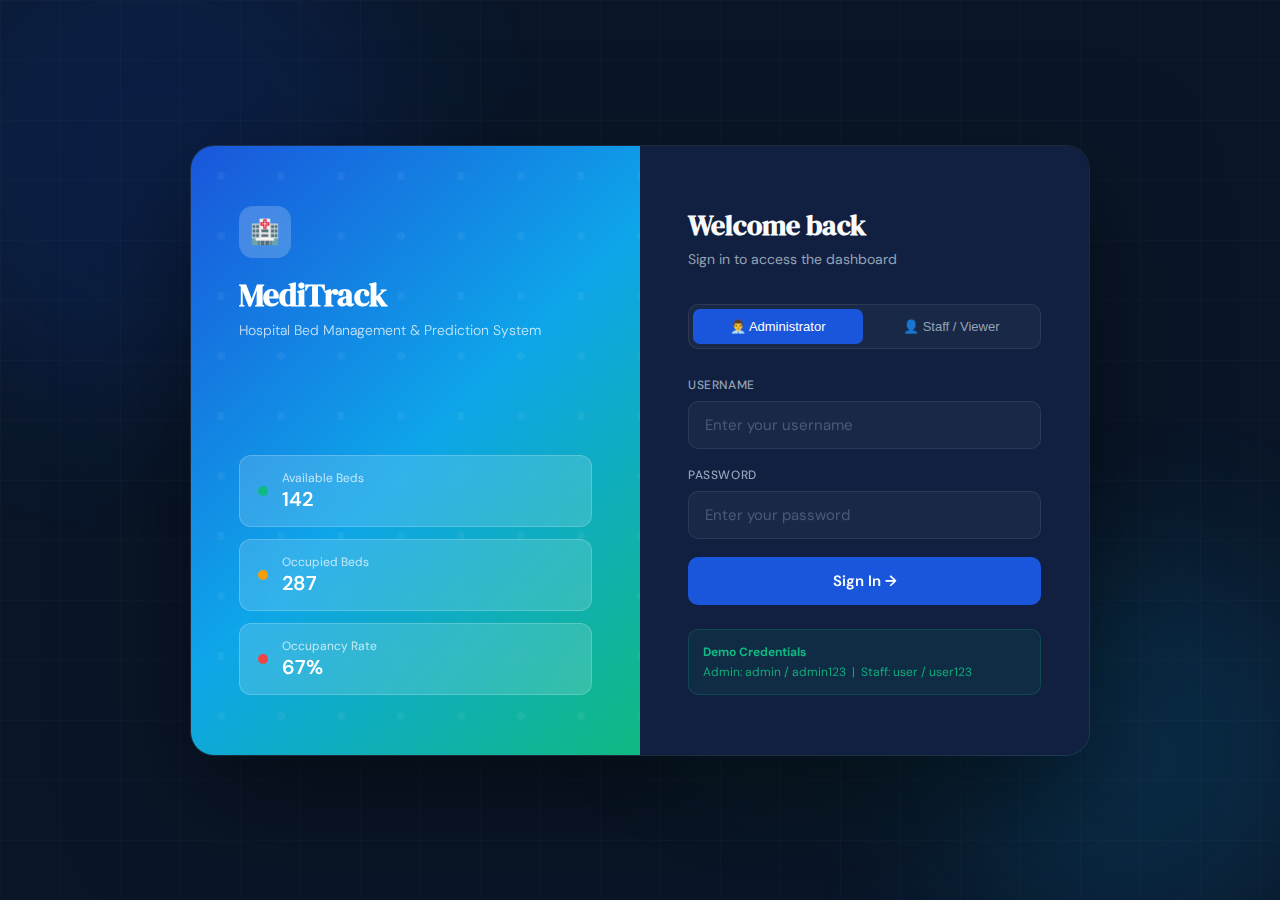
<file: pages/reports.html>
<!DOCTYPE html>
<html lang="en">
<head>
  <meta charset="UTF-8">
  <meta name="viewport" content="width=device-width, initial-scale=1.0">
  <title>Reports — MediTrack</title>
  <link rel="stylesheet" href="../css/dashboard.css">
  <script src="../js/data.js"></script>
</head>
<body>
  <aside class="sidebar">
    <div class="sidebar-logo">
      <div class="logo-icon">🏥</div>
      <h2>MediTrack</h2>
      <p>Admin Control Panel</p>
    </div>
    <div class="nav-section">
      <div class="nav-label">Main</div>
      <a class="nav-item" href="admin.html"><span class="icon">📊</span> Dashboard</a>
      <a class="nav-item" href="beds.html"><span class="icon">🛏️</span> Bed Management</a>
      <a class="nav-item" href="patients.html"><span class="icon">👥</span> Patients</a>
      <a class="nav-item" href="prediction.html"><span class="icon">📈</span> Predictions</a>
    </div>
    <div class="nav-section">
      <div class="nav-label">Admin</div>
      <a class="nav-item" href="manage-users.html"><span class="icon">🔧</span> Manage Users</a>
      <a class="nav-item active" href="reports.html"><span class="icon">📋</span> Reports</a>
      <a class="nav-item" href="alerts.html"><span class="icon">🔔</span> Alerts</a>
    </div>
    <div class="sidebar-footer">
      <div class="user-chip">
        <div class="user-avatar" id="user-avatar">A</div>
        <div class="user-info">
          <div class="user-name" id="user-name">Admin</div>
          <div class="user-role">Administrator</div>
        </div>
        <button class="logout-btn" onclick="logout()">⏻</button>
      </div>
    </div>
  </aside>

  <main class="main">
    <div class="topbar">
      <div>
        <h1>Reports & Analytics</h1>
        <div class="subtitle">14-day historical occupancy analysis</div>
      </div>
      <div class="topbar-actions">
        <button class="btn btn-primary" onclick="window.print()">🖨️ Print Report</button>
      </div>
    </div>

    <!-- KPI summary -->
    <div class="cards-grid" id="kpi-cards"></div>

    <!-- Historical trend SVG chart -->
    <div class="section" style="margin-bottom:24px">
      <div class="section-header">
        <div class="section-title">📈 14-Day Occupancy Trend (Hospital-Wide)</div>
      </div>
      <div id="trend-chart"></div>
    </div>

    <!-- Per-ward summary table -->
    <div class="section" style="margin-bottom:24px">
      <div class="section-header">
        <div class="section-title">🏥 Ward Performance Summary</div>
      </div>
      <div class="table-wrap">
        <table>
          <thead>
            <tr><th>Ward</th><th>Total Beds</th><th>Avg Occupancy</th><th>Peak Occupancy</th><th>Current</th><th>Status</th></tr>
          </thead>
          <tbody id="ward-summary-body"></tbody>
        </table>
      </div>
    </div>

    <!-- Patient stats -->
    <div class="section">
      <div class="section-header">
        <div class="section-title">👥 Patient Distribution by Ward</div>
      </div>
      <div id="patient-dist"></div>
    </div>
  </main>

  <script>
    const user = getUser();
    if(user.role !== 'admin') window.location.href = 'dashboard.html';
    document.getElementById('user-name').textContent = user.username;
    document.getElementById('user-avatar').textContent = user.username[0].toUpperCase();

    const state = getState();
    const beds = state.beds;

    // KPI
    let tB=0,tO=0,tA=0;
    Object.values(beds).forEach(b=>{tB+=b.total;tO+=b.occupied;tA+=b.total-b.occupied-b.maintenance;});
    const avgOcc = Math.round((tO/tB)*100);
    document.getElementById('kpi-cards').innerHTML = [
      {label:'Total Capacity',value:tB,icon:'🛏️',sub:'Across 8 wards',color:'var(--blue-l)'},
      {label:'Available Beds',value:tA,icon:'✅',sub:'Ready now',color:'var(--emerald)'},
      {label:'Occupancy Rate',value:avgOcc+'%',icon:'📊',sub:'Hospital-wide',color:avgOcc>80?'var(--red)':'var(--amber)'},
      {label:'Total Patients',value:state.patients.length,icon:'👥',sub:'Current admissions',color:'var(--teal)'},
    ].map(s=>`
      <div class="stat-card">
        <div class="sc-label">${s.icon} ${s.label}</div>
        <div class="sc-value" style="color:${s.color}">${s.value}</div>
        <div class="sc-sub">${s.sub}</div>
      </div>
    `).join('');

    // Historical trend chart
    const history = state.history;
    // Group by date, sum all wards
    const byDate = {};
    history.forEach(h=>{
      if(!byDate[h.date]) byDate[h.date] = {occupied:0,total:0};
      byDate[h.date].occupied += h.occupied;
      byDate[h.date].total += h.total;
    });
    const dates = Object.keys(byDate);
    const rates = dates.map(d=>Math.round((byDate[d].occupied/byDate[d].total)*100));
    const W=680,H=180,pL=40,pB=30,pT=20,pR=20;
    const cW=W-pL-pR, cH=H-pT-pB;
    const maxR=100;
    // Build polyline
    const pts = dates.map((d,i)=>{
      const x = pL + (i/(dates.length-1))*cW;
      const y = pT + cH - (rates[i]/maxR)*cH;
      return `${x},${y}`;
    }).join(' ');
    // Fill polygon
    const fill = `${pL},${pT+cH} ` + dates.map((d,i)=>{
      const x = pL + (i/(dates.length-1))*cW;
      const y = pT + cH - (rates[i]/maxR)*cH;
      return `${x},${y}`;
    }).join(' ') + ` ${pL+cW},${pT+cH}`;

    let gridLines='', xlabels='', dots='';
    for(let p=0;p<=100;p+=25){
      const y2=pT+cH-(p/100)*cH;
      gridLines+=`<line x1="${pL}" y1="${y2}" x2="${W-pR}" y2="${y2}" stroke="rgba(255,255,255,0.05)" stroke-width="1"/>`;
      gridLines+=`<text x="${pL-5}" y="${y2+4}" text-anchor="end" fill="#94a3b8" font-size="9">${p}%</text>`;
    }
    dates.forEach((d,i)=>{
      if(i%2===0){
        const x=pL+(i/(dates.length-1))*cW;
        xlabels+=`<text x="${x}" y="${H-8}" text-anchor="middle" fill="#94a3b8" font-size="9">${d}</text>`;
      }
      const x=pL+(i/(dates.length-1))*cW;
      const y=pT+cH-(rates[i]/maxR)*cH;
      const c=rates[i]>=85?'#ef4444':rates[i]>=70?'#f59e0b':'#10b981';
      dots+=`<circle cx="${x}" cy="${y}" r="3" fill="${c}"/>`;
    });

    document.getElementById('trend-chart').innerHTML = `
      <svg viewBox="0 0 ${W} ${H}" style="width:100%;max-width:${W}px">
        <defs>
          <linearGradient id="grad" x1="0" y1="0" x2="0" y2="1">
            <stop offset="0%" stop-color="#3b82f6" stop-opacity="0.3"/>
            <stop offset="100%" stop-color="#3b82f6" stop-opacity="0"/>
          </linearGradient>
        </defs>
        ${gridLines}
        <polygon points="${fill}" fill="url(#grad)"/>
        <polyline points="${pts}" fill="none" stroke="#3b82f6" stroke-width="2.5" stroke-linejoin="round" stroke-linecap="round"/>
        ${dots}${xlabels}
      </svg>
    `;

    // Ward summary table
    document.getElementById('ward-summary-body').innerHTML = WARDS.map(w=>{
      const wH = history.filter(h=>h.ward===w.id);
      const avgR = Math.round(wH.reduce((a,h)=>a+h.occupied/h.total,0)/wH.length*100);
      const peakR = Math.round(Math.max(...wH.map(h=>h.occupied/h.total))*100);
      const currR = Math.round((beds[w.id].occupied/beds[w.id].total)*100);
      const status = currR>=90?{l:'Critical',c:'var(--red)'}:currR>=75?{l:'High',c:'var(--amber)'}:{l:'Normal',c:'var(--emerald)'};
      return `<tr>
        <td><b>${w.icon} ${w.name}</b></td>
        <td>${w.total}</td>
        <td>${avgR}%</td>
        <td>${peakR}%</td>
        <td style="color:${currR>=85?'var(--red)':currR>=70?'var(--amber)':'var(--emerald)'};font-weight:600">${currR}%</td>
        <td><span class="condition-badge" style="background:${status.c}22;color:${status.c}">${status.l}</span></td>
      </tr>`;
    }).join('');

    // Patient distribution bar chart
    const wardCounts = {};
    state.patients.forEach(p=>{ wardCounts[p.ward]=(wardCounts[p.ward]||0)+1; });
    const maxCount = Math.max(...Object.values(wardCounts));
    document.getElementById('patient-dist').innerHTML = `
      <div style="display:flex;flex-direction:column;gap:10px">
        ${WARDS.map(w=>{
          const count = wardCounts[w.id]||0;
          const pct = maxCount>0?Math.round((count/maxCount)*100):0;
          return `
            <div style="display:flex;align-items:center;gap:12px">
              <div style="width:110px;font-size:13px;flex-shrink:0">${w.icon} ${w.name}</div>
              <div class="progress-bar" style="flex:1;height:10px">
                <div class="progress-fill" style="width:${pct}%;background:${w.color||'var(--blue-l)'}"></div>
              </div>
              <div style="width:30px;text-align:right;font-size:13px;font-weight:600;color:var(--white)">${count}</div>
            </div>
          `;
        }).join('')}
      </div>
    `;
  </script>
</body>
</html>
</file>
<file: css/dashboard.css>
/* ─── MediTrack Shared Dashboard Styles ─────────────────────────────── */
@import url('https://fonts.googleapis.com/css2?family=DM+Serif+Display:ital@0;1&family=DM+Sans:wght@300;400;500;600;700&display=swap');

*, *::before, *::after { box-sizing: border-box; margin: 0; padding: 0; }

:root {
  --navy:    #0a1628;
  --navy-mid:#0f1e35;
  --navy-card:#112040;
  --blue:    #1a56db;
  --blue-l:  #3b82f6;
  --teal:    #0ea5e9;
  --emerald: #10b981;
  --amber:   #f59e0b;
  --red:     #ef4444;
  --purple:  #8b5cf6;
  --silver:  #94a3b8;
  --white:   #f8fafc;
  --border:  rgba(255,255,255,0.07);
  --card:    rgba(255,255,255,0.03);
  --sidebar-w: 240px;
}

body {
  font-family: 'DM Sans', sans-serif;
  background: var(--navy);
  color: var(--white);
  min-height: 100vh;
  display: flex;
}

/* Sidebar */
.sidebar {
  width: var(--sidebar-w);
  background: var(--navy-mid);
  border-right: 1px solid var(--border);
  height: 100vh;
  position: fixed;
  top: 0; left: 0;
  display: flex; flex-direction: column;
  padding: 24px 0;
  z-index: 100;
}
.sidebar-logo {
  padding: 0 24px 28px;
  border-bottom: 1px solid var(--border);
  margin-bottom: 16px;
}
.sidebar-logo .logo-icon {
  font-size: 22px;
  width: 42px; height: 42px;
  background: linear-gradient(135deg, var(--blue), var(--teal));
  border-radius: 10px;
  display: flex; align-items: center; justify-content: center;
  margin-bottom: 10px;
}
.sidebar-logo h2 {
  font-family: 'DM Serif Display', serif;
  font-size: 18px;
}
.sidebar-logo p { font-size: 11px; color: var(--silver); }

.nav-section {
  padding: 0 12px;
  margin-bottom: 8px;
}
.nav-label {
  font-size: 10px;
  font-weight: 600;
  color: var(--silver);
  text-transform: uppercase;
  letter-spacing: 0.1em;
  padding: 0 12px 6px;
}
.nav-item {
  display: flex; align-items: center; gap: 10px;
  padding: 10px 12px;
  border-radius: 8px;
  cursor: pointer;
  font-size: 14px;
  font-weight: 500;
  color: var(--silver);
  transition: all 0.15s;
  text-decoration: none;
  border: none; background: transparent; width: 100%;
  text-align: left;
}
.nav-item:hover { background: var(--card); color: var(--white); }
.nav-item.active { background: rgba(26,86,219,0.15); color: var(--blue-l); }
.nav-item .icon { font-size: 16px; width: 20px; text-align: center; }

.sidebar-footer {
  margin-top: auto;
  padding: 16px 12px 0;
  border-top: 1px solid var(--border);
}
.user-chip {
  display: flex; align-items: center; gap: 10px;
  padding: 10px 12px;
  background: var(--card);
  border-radius: 10px;
  border: 1px solid var(--border);
}
.user-avatar {
  width: 32px; height: 32px;
  background: linear-gradient(135deg, var(--blue), var(--teal));
  border-radius: 50%;
  display: flex; align-items: center; justify-content: center;
  font-size: 13px; font-weight: 600;
  flex-shrink: 0;
}
.user-info { flex: 1; min-width: 0; }
.user-name { font-size: 13px; font-weight: 600; white-space: nowrap; overflow: hidden; text-overflow: ellipsis; }
.user-role { font-size: 11px; color: var(--silver); }
.logout-btn {
  background: none; border: none; cursor: pointer;
  color: var(--silver); font-size: 16px;
  padding: 4px; border-radius: 4px;
  transition: color 0.15s;
}
.logout-btn:hover { color: var(--red); }

/* Main content */
.main {
  margin-left: var(--sidebar-w);
  flex: 1;
  padding: 32px;
  min-height: 100vh;
}

.topbar {
  display: flex; align-items: center; justify-content: space-between;
  margin-bottom: 32px;
}
.topbar h1 {
  font-family: 'DM Serif Display', serif;
  font-size: 26px;
}
.topbar .subtitle { font-size: 13px; color: var(--silver); margin-top: 2px; }

.topbar-actions { display: flex; align-items: center; gap: 12px; }

.badge-btn {
  position: relative;
  background: var(--card);
  border: 1px solid var(--border);
  border-radius: 10px;
  padding: 9px 12px;
  cursor: pointer;
  font-size: 18px;
  color: var(--silver);
  transition: all 0.15s;
}
.badge-btn:hover { color: var(--white); border-color: rgba(255,255,255,0.15); }
.badge {
  position: absolute; top: 4px; right: 4px;
  width: 8px; height: 8px;
  background: var(--red);
  border-radius: 50%;
}

/* Cards */
.cards-grid {
  display: grid;
  grid-template-columns: repeat(auto-fill, minmax(220px, 1fr));
  gap: 16px;
  margin-bottom: 28px;
}
.stat-card {
  background: var(--navy-card);
  border: 1px solid var(--border);
  border-radius: 16px;
  padding: 22px;
}
.stat-card .sc-label {
  font-size: 12px; color: var(--silver);
  text-transform: uppercase; letter-spacing: 0.05em;
  margin-bottom: 10px;
  display: flex; align-items: center; gap: 6px;
}
.stat-card .sc-value {
  font-size: 36px; font-weight: 700;
  line-height: 1;
  margin-bottom: 6px;
}
.stat-card .sc-sub { font-size: 13px; color: var(--silver); }

/* Sections */
.section {
  background: var(--navy-card);
  border: 1px solid var(--border);
  border-radius: 16px;
  padding: 24px;
  margin-bottom: 24px;
}
.section-header {
  display: flex; align-items: center; justify-content: space-between;
  margin-bottom: 20px;
}
.section-title {
  font-size: 16px; font-weight: 600;
  display: flex; align-items: center; gap: 8px;
}
.section-action {
  font-size: 13px; color: var(--blue-l);
  cursor: pointer; background: none; border: none;
  font-family: 'DM Sans', sans-serif;
}

/* Bed ward cards */
.wards-grid {
  display: grid;
  grid-template-columns: repeat(auto-fill, minmax(240px,1fr));
  gap: 14px;
}
.ward-card {
  background: var(--card);
  border: 1px solid var(--border);
  border-radius: 12px;
  padding: 18px;
  transition: border-color 0.2s;
}
.ward-card:hover { border-color: rgba(255,255,255,0.15); }
.ward-header {
  display: flex; align-items: center; justify-content: space-between;
  margin-bottom: 14px;
}
.ward-title { font-size: 14px; font-weight: 600; display: flex; align-items: center; gap: 8px; }
.ward-badge {
  font-size: 11px; font-weight: 600;
  padding: 3px 8px; border-radius: 20px;
}
.badge-ok   { background: rgba(16,185,129,0.15); color: var(--emerald); }
.badge-warn { background: rgba(245,158,11,0.15); color: var(--amber); }
.badge-crit { background: rgba(239,68,68,0.15);  color: var(--red); }

.ward-numbers {
  display: flex; justify-content: space-between;
  margin-bottom: 10px;
}
.wn-item { text-align: center; }
.wn-val { font-size: 22px; font-weight: 700; }
.wn-lbl { font-size: 10px; color: var(--silver); text-transform: uppercase; letter-spacing: 0.05em; }

.progress-bar {
  height: 6px;
  background: rgba(255,255,255,0.08);
  border-radius: 10px;
  overflow: hidden;
}
.progress-fill {
  height: 100%;
  border-radius: 10px;
  transition: width 0.5s ease;
}

/* Table */
.table-wrap { overflow-x: auto; }
table {
  width: 100%;
  border-collapse: collapse;
  font-size: 13px;
}
thead th {
  text-align: left;
  font-size: 11px;
  font-weight: 600;
  color: var(--silver);
  text-transform: uppercase;
  letter-spacing: 0.06em;
  padding: 0 12px 12px;
  border-bottom: 1px solid var(--border);
}
tbody td {
  padding: 12px;
  border-bottom: 1px solid var(--border);
  vertical-align: middle;
}
tbody tr:last-child td { border-bottom: none; }
tbody tr:hover td { background: var(--card); }

.condition-badge {
  font-size: 11px; font-weight: 600;
  padding: 3px 9px; border-radius: 20px;
  white-space: nowrap;
}

/* Alerts panel */
.alert-item {
  display: flex; align-items: flex-start; gap: 12px;
  padding: 14px 0;
  border-bottom: 1px solid var(--border);
}
.alert-item:last-child { border-bottom: none; }
.alert-dot { width: 8px; height: 8px; border-radius: 50%; flex-shrink: 0; margin-top: 5px; }
.alert-text { flex: 1; font-size: 13px; }
.alert-time { font-size: 11px; color: var(--silver); margin-top: 2px; }
.alert-unread .alert-text { font-weight: 600; }

/* Prediction chart */
.pred-chart {
  display: flex; align-items: flex-end; gap: 6px;
  height: 100px;
  margin-top: 10px;
}
.pred-bar-wrap {
  flex: 1; display: flex; flex-direction: column; align-items: center; gap: 4px;
}
.pred-bar {
  width: 100%; border-radius: 4px 4px 0 0;
  transition: height 0.4s ease;
  cursor: pointer;
}
.pred-bar-lbl { font-size: 9px; color: var(--silver); white-space: nowrap; }

/* Controls */
.btn {
  padding: 9px 18px;
  border-radius: 8px;
  font-family: 'DM Sans', sans-serif;
  font-size: 13px; font-weight: 600;
  cursor: pointer;
  border: none;
  transition: all 0.2s;
}
.btn-primary { background: var(--blue); color: white; }
.btn-primary:hover { background: var(--blue-l); }
.btn-ghost {
  background: var(--card); color: var(--white);
  border: 1px solid var(--border);
}
.btn-ghost:hover { border-color: rgba(255,255,255,0.2); }
.btn-danger { background: rgba(239,68,68,0.15); color: var(--red); border: 1px solid rgba(239,68,68,0.3); }
.btn-success { background: rgba(16,185,129,0.15); color: var(--emerald); border: 1px solid rgba(16,185,129,0.3); }

.input {
  padding: 10px 14px;
  background: var(--card);
  border: 1px solid var(--border);
  border-radius: 8px;
  color: var(--white);
  font-size: 14px;
  font-family: 'DM Sans', sans-serif;
  outline: none;
  transition: border-color 0.2s;
}
.input:focus { border-color: var(--blue-l); }

select.input { appearance: none; }

/* Modal */
.modal-overlay {
  position: fixed; inset: 0;
  background: rgba(0,0,0,0.7);
  backdrop-filter: blur(4px);
  display: flex; align-items: center; justify-content: center;
  z-index: 1000;
  display: none;
}
.modal-overlay.open { display: flex; }
.modal {
  background: var(--navy-mid);
  border: 1px solid var(--border);
  border-radius: 20px;
  padding: 32px;
  width: 460px;
  max-width: 95vw;
}
.modal h3 {
  font-family: 'DM Serif Display', serif;
  font-size: 22px;
  margin-bottom: 20px;
}
.modal-footer { display: flex; gap: 10px; justify-content: flex-end; margin-top: 24px; }

/* Toast */
.toast {
  position: fixed; bottom: 24px; right: 24px;
  background: var(--navy-mid);
  border: 1px solid var(--border);
  border-radius: 12px;
  padding: 14px 20px;
  font-size: 14px;
  z-index: 9999;
  display: flex; align-items: center; gap: 10px;
  box-shadow: 0 10px 40px rgba(0,0,0,0.4);
  transform: translateY(100px); opacity: 0;
  transition: all 0.3s;
}
.toast.show { transform: translateY(0); opacity: 1; }
.toast.success { border-color: rgba(16,185,129,0.4); }
.toast.error   { border-color: rgba(239,68,68,0.4); }

@media(max-width:768px) {
  .sidebar { transform: translateX(-100%); }
  .main { margin-left: 0; padding: 16px; }
}
</file>
